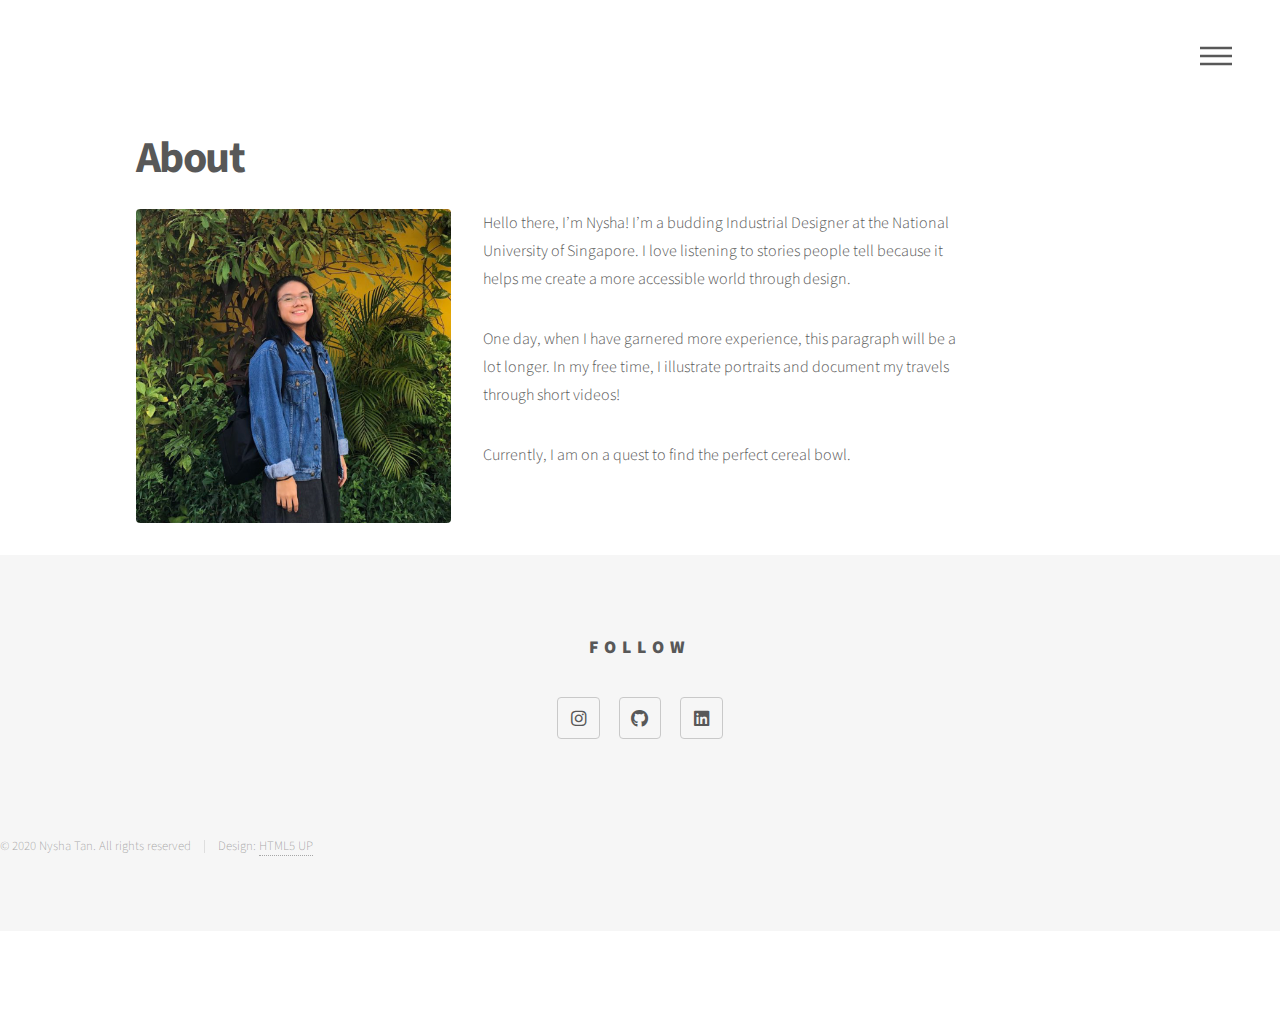
<file: about.html>
<!DOCTYPE HTML>
<!--
	Phantom by HTML5 UP
	html5up.net | @ajlkn
	Free for personal and commercial use under the CCA 3.0 license (html5up.net/license)
-->
<html>
	<head>
		<title>About</title>
		<meta charset="utf-8" />
		<meta name="viewport" content="width=device-width, initial-scale=1, user-scalable=no" />
		<link rel="stylesheet" href="assets/css/main.css" />
		<noscript><link rel="stylesheet" href="assets/css/noscript.css" /></noscript>
	</head>
	<body class="is-preload">
		<!-- Wrapper -->
			<div id="wrapper">

				<!-- Header -->
					<header id="header">
						<div class="inner">

							<!-- Logo 
								<a href="index.html" class="logo">
									<span class="symbol"><img src="images/logo.svg" alt="" /></span><span class="title">Phantom</span>-->
								</a>

							<!-- Nav -->
								<nav>
									<ul>
										<li><a href="#menu">Menu</a></li>
									</ul>
								</nav>

						</div>
					</header>

				<!-- Menu -->
					<nav id="menu">
						<h2>Menu</h2>
						<ul>
							<li><a href="index.html">Home</a></li>
							<li><a href="generic.html">About</a></li>
							<li><a href="generic.html">Human Centered Design</a></li>
							<li><a href="generic.html">3D Software Modelling</a></li>
							<li><a href="generic.html">Rapid Prototyping</a></li>
							<li><a href="elements.html">Branding/Illustration</a></li>
						</ul>
					</nav>

				<!-- Main -->
					<div id="main">
						<div class="inner">
							<h1>About</h1>
							<div class="row aln-left">
							<div class="col-4"><span class="image fit"><img src= "images/about page placeholder.jpg" alt="" /></span></div>
							<div class="col-6"><p>Hello there, I’m Nysha! I’m a budding Industrial Designer at the National University of Singapore. I love listening to stories people tell because it helps me create a more accessible world through design.</p>
								 <p>One day, when I have garnered more experience, this paragraph will be a lot longer. In my free time, I illustrate portraits and document my travels through short videos!</p>
								<p>Currently, I am on a quest to find the perfect cereal bowl. </p>
							</div>
							
						</div>
					</div>

				<!-- Footer -->
					<footer id="footer">
						
						<center><div class="inner">
								<section>
									<h2>Follow</h2>
									<ul class="icons">
										
										<li><a href="https://www.instagram.com/cloudsalad/" class="icon brands style2 fa-instagram"><span class="label">Instagram</span></a></li>
										<li><a href="https://github.com/nyshaaa" class="icon brands style2 fa-github"><span class="label">GitHub</span></a></li>
										<li><a href="https://www.linkedin.com/in/nysha-tan-5b4a19191/" class="icon brands style2 fa-linkedin"><span class="label">LinkedIn</span></a></li>
				
									</ul>
								</section>
								
							</div></center>

							<div class="inner">
								<ul class="copyright">
								<li>&copy; 2020 Nysha Tan. All rights reserved</li><li>Design: <a href="http://html5up.net">HTML5 UP</a></li>
								</ul>
							</div>
						</footer>

			</div>

		<!-- Scripts -->
			<script src="assets/js/jquery.min.js"></script>
			<script src="assets/js/browser.min.js"></script>
			<script src="assets/js/breakpoints.min.js"></script>
			<script src="assets/js/util.js"></script>
			<script src="assets/js/main.js"></script>

	</body>
</html>
</file>
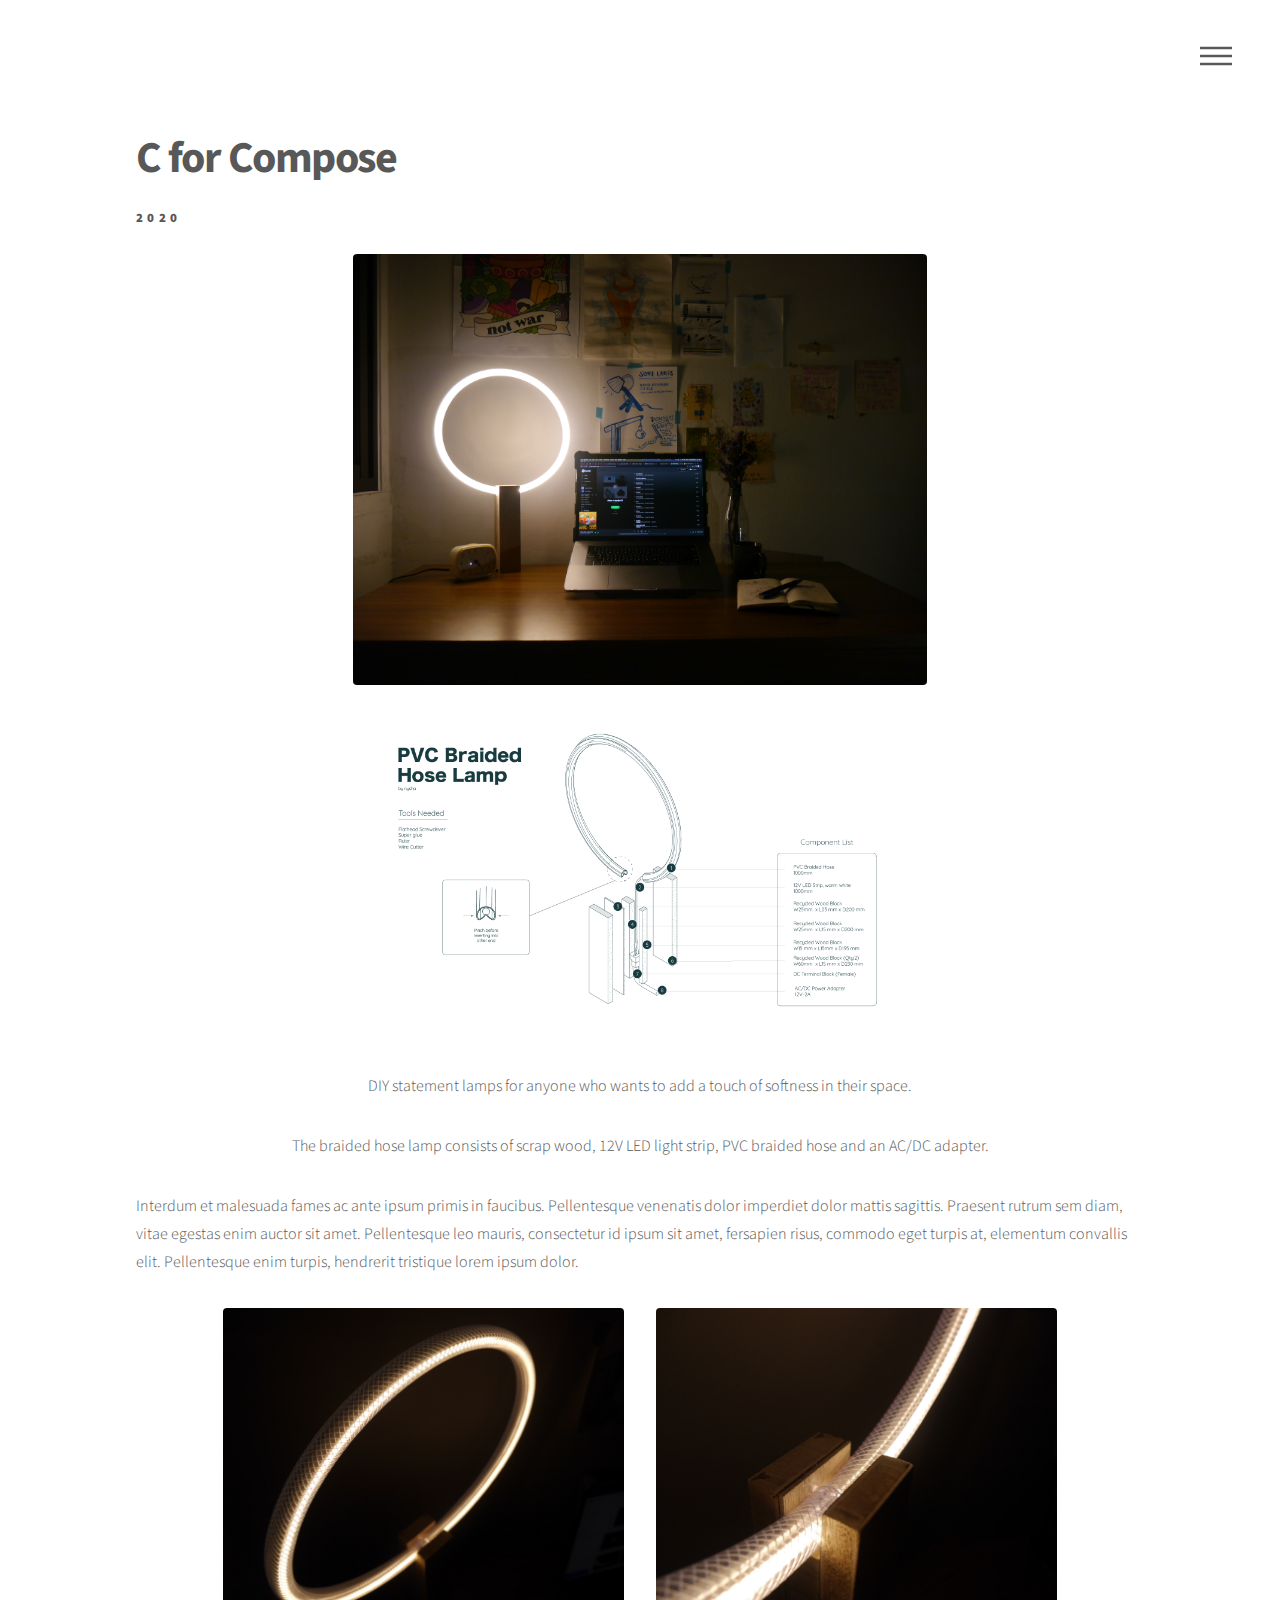
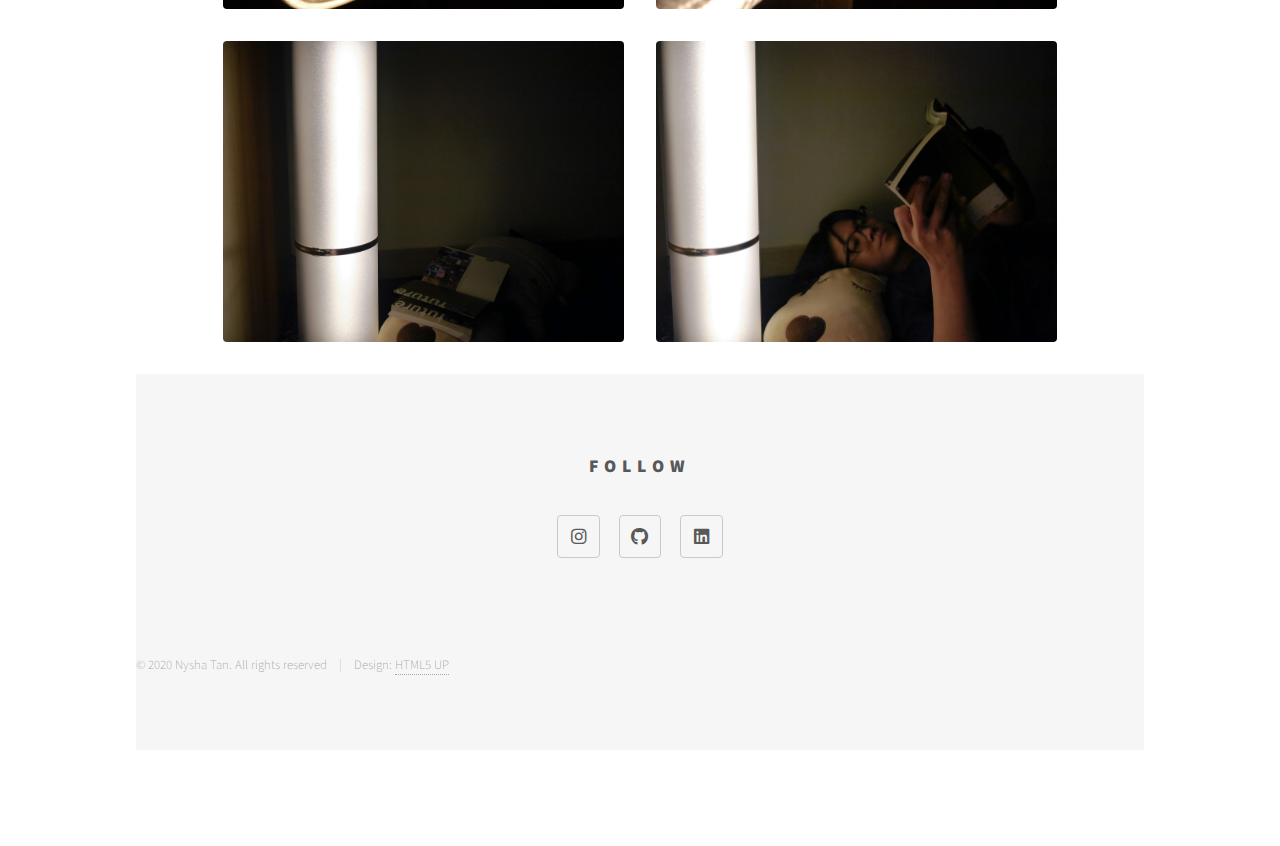
<file: cforcompose.html>
<!DOCTYPE HTML>
<!--
	Phantom by HTML5 UP
	html5up.net | @ajlkn
	Free for personal and commercial use under the CCA 3.0 license (html5up.net/license)
-->
<html>
	<head>
		<title>C for Compose - 2020</title>
		<meta charset="utf-8" />
		<meta name="viewport" content="width=device-width, initial-scale=1, user-scalable=no" />
		<link rel="stylesheet" href="assets/css/main.css" />
		<noscript><link rel="stylesheet" href="assets/css/noscript.css" /></noscript>
	</head>
	<body class="is-preload">
		<!-- Wrapper -->
			<div id="wrapper">

				<!-- Header -->
					<header id="header">
						<div class="inner">

							<!-- Logo 
								<a href="index.html" class="logo">
									<span class="symbol"><img src="images/logo.svg" alt="" /></span><span class="title">Phantom</span>
								</a> -->

							<!-- Nav -->
								<nav>
									<ul>
										<li><a href="#menu">Menu</a></li>
									</ul>
								</nav>

						</div>
					</header>

				<!-- Menu -->
					<nav id="menu">
						<h2>Menu</h2>
						<ul>
							<li><a href="index.html">Home</a></li>
							<li><a href="generic.html">Ipsum veroeros</a></li>
							<li><a href="generic.html">Tempus etiam</a></li>
							<li><a href="generic.html">Consequat dolor</a></li>
							<li><a href="elements.html">Elements</a></li>
						</ul>
					</nav>

				<!-- Main -->
					<div id="main">
						<div class="inner">
							<h1>C for Compose</h1>
							<h4>2020</h4>
								<div class="row aln-center">
			
									<div class="col-7"><span class="image fit"><img src= "images/Braided Lamp_Solo on Table.JPG" alt="" /></span></div>
									<div class="col-7"><span class="image fit"><img src= "images/newHANS_CforCompose_Braided Hose Lamp.png" alt="" /></span></div>
									<p>DIY statement lamps for anyone who wants to add a touch of softness in their space.</p>
									<p>The braided hose lamp consists of scrap wood, 12V LED light strip, PVC braided hose and an AC/DC adapter. </p>
									<p>Interdum et malesuada fames ac ante ipsum primis in faucibus. Pellentesque venenatis dolor imperdiet dolor mattis sagittis. Praesent rutrum sem diam, vitae egestas enim auctor sit amet. Pellentesque leo mauris, consectetur id ipsum sit amet, fersapien risus, commodo eget turpis at, elementum convallis elit. Pellentesque enim turpis, hendrerit tristique lorem ipsum dolor.</p>
							
								<div class="row aln-center">
			
								<div class="col-5"><span class="image fit"><img src= "images/Braided Lamp_hero shot.JPG" alt="" /></span></div>
								<div class="col-5"><span class="image fit"><img src= "images/Braided Lamp_close up.JPG" alt="" /></span></div>
								
								<div class="col-5"><span class="image fit"><img src= "images/sheet_lamp_with book.jpg" alt="" /></span></div>
								<div class="col-5"><span class="image fit"><img src= "images/sheet lamp in use 2.jpg" alt="" /></span></div>
						
						
						</div>
					</div>

				<!-- Footer -->
				<footer id="footer">
						
					<center><div class="inner">
							<section>
								<h2>Follow</h2>
								<ul class="icons">
									
									<li><a href="https://www.instagram.com/cloudsalad/" class="icon brands style2 fa-instagram"><span class="label">Instagram</span></a></li>
									<li><a href="https://github.com/nyshaaa" class="icon brands style2 fa-github"><span class="label">GitHub</span></a></li>
									<li><a href="https://www.linkedin.com/in/nysha-tan-5b4a19191/" class="icon brands style2 fa-linkedin"><span class="label">LinkedIn</span></a></li>
			
								</ul>
							</section>
							
						</div></center>

						<div class="inner">
							<ul class="copyright">
							<li>&copy; 2020 Nysha Tan. All rights reserved</li><li>Design: <a href="http://html5up.net">HTML5 UP</a></li>
							</ul>
						</div>
					</footer>

			</div>

		<!-- Scripts -->
			<script src="assets/js/jquery.min.js"></script>
			<script src="assets/js/browser.min.js"></script>
			<script src="assets/js/breakpoints.min.js"></script>
			<script src="assets/js/util.js"></script>
			<script src="assets/js/main.js"></script>

	</body>
</html>
</file>
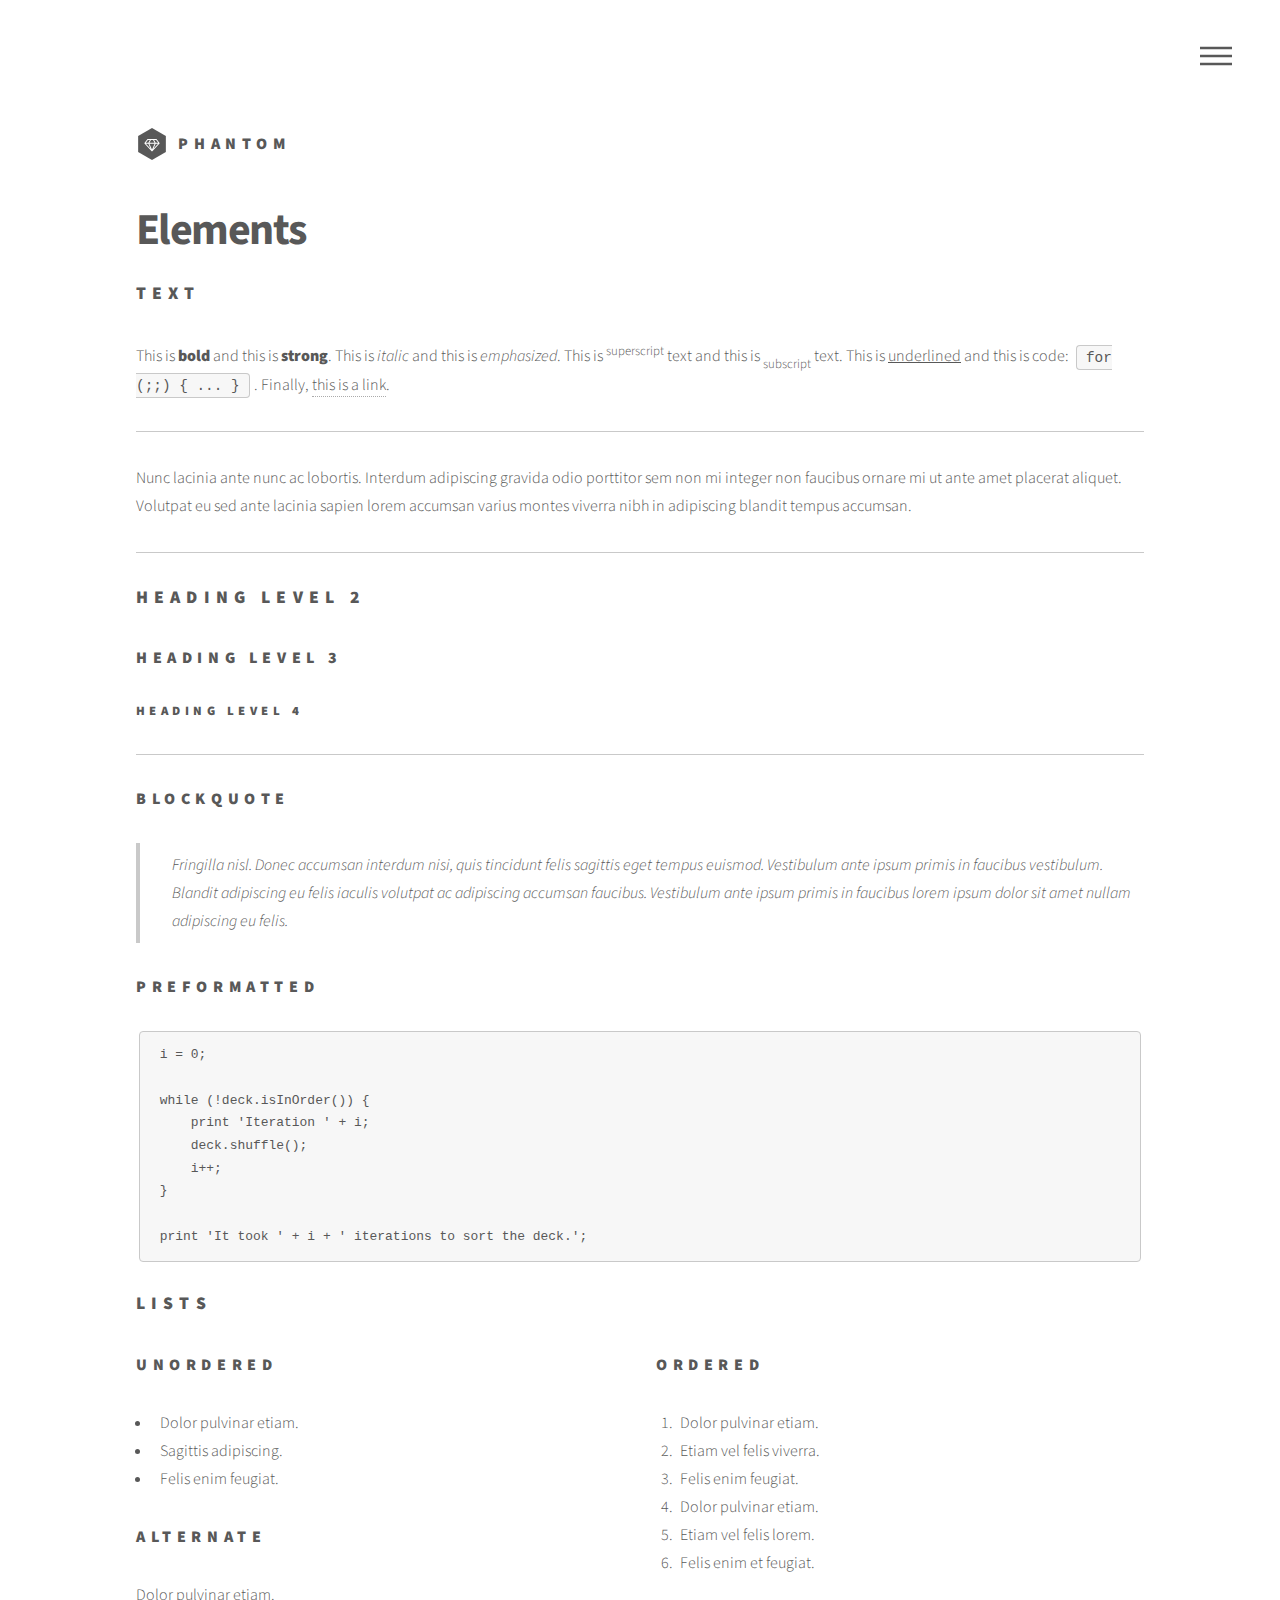
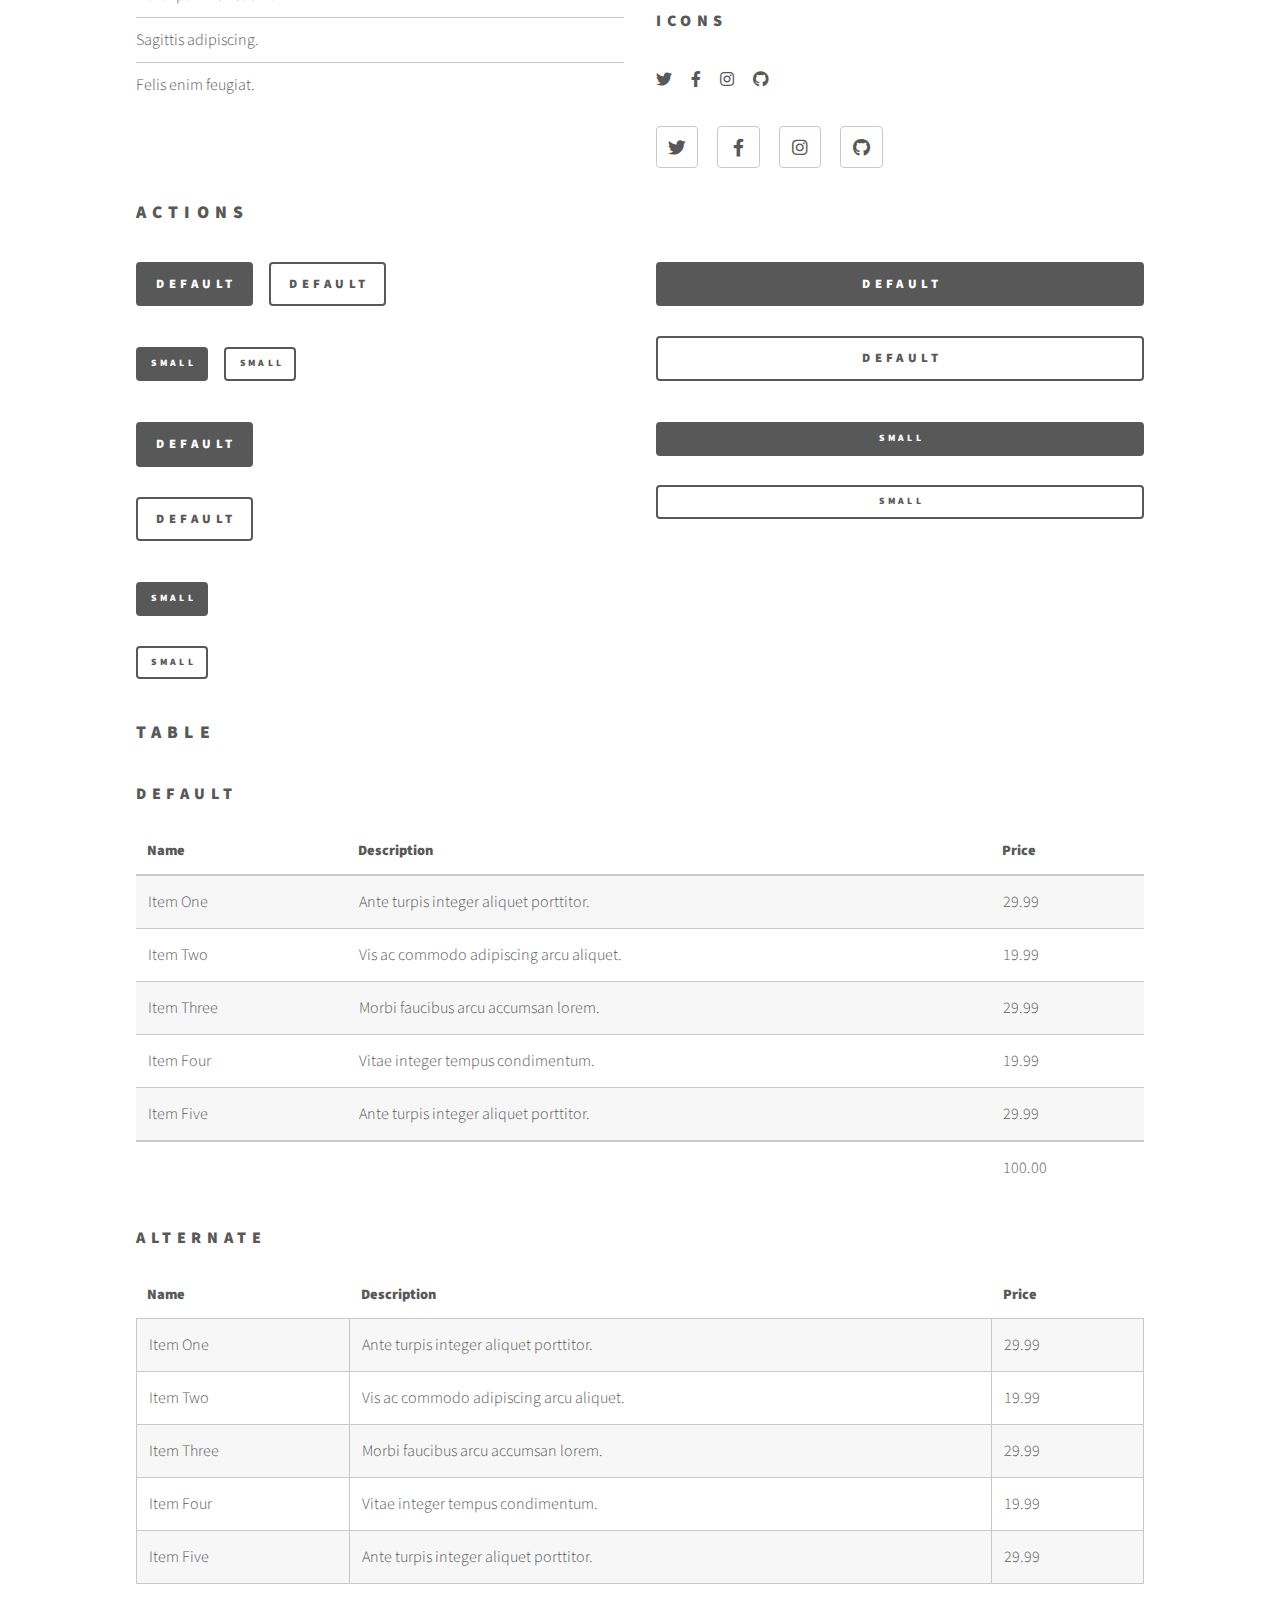
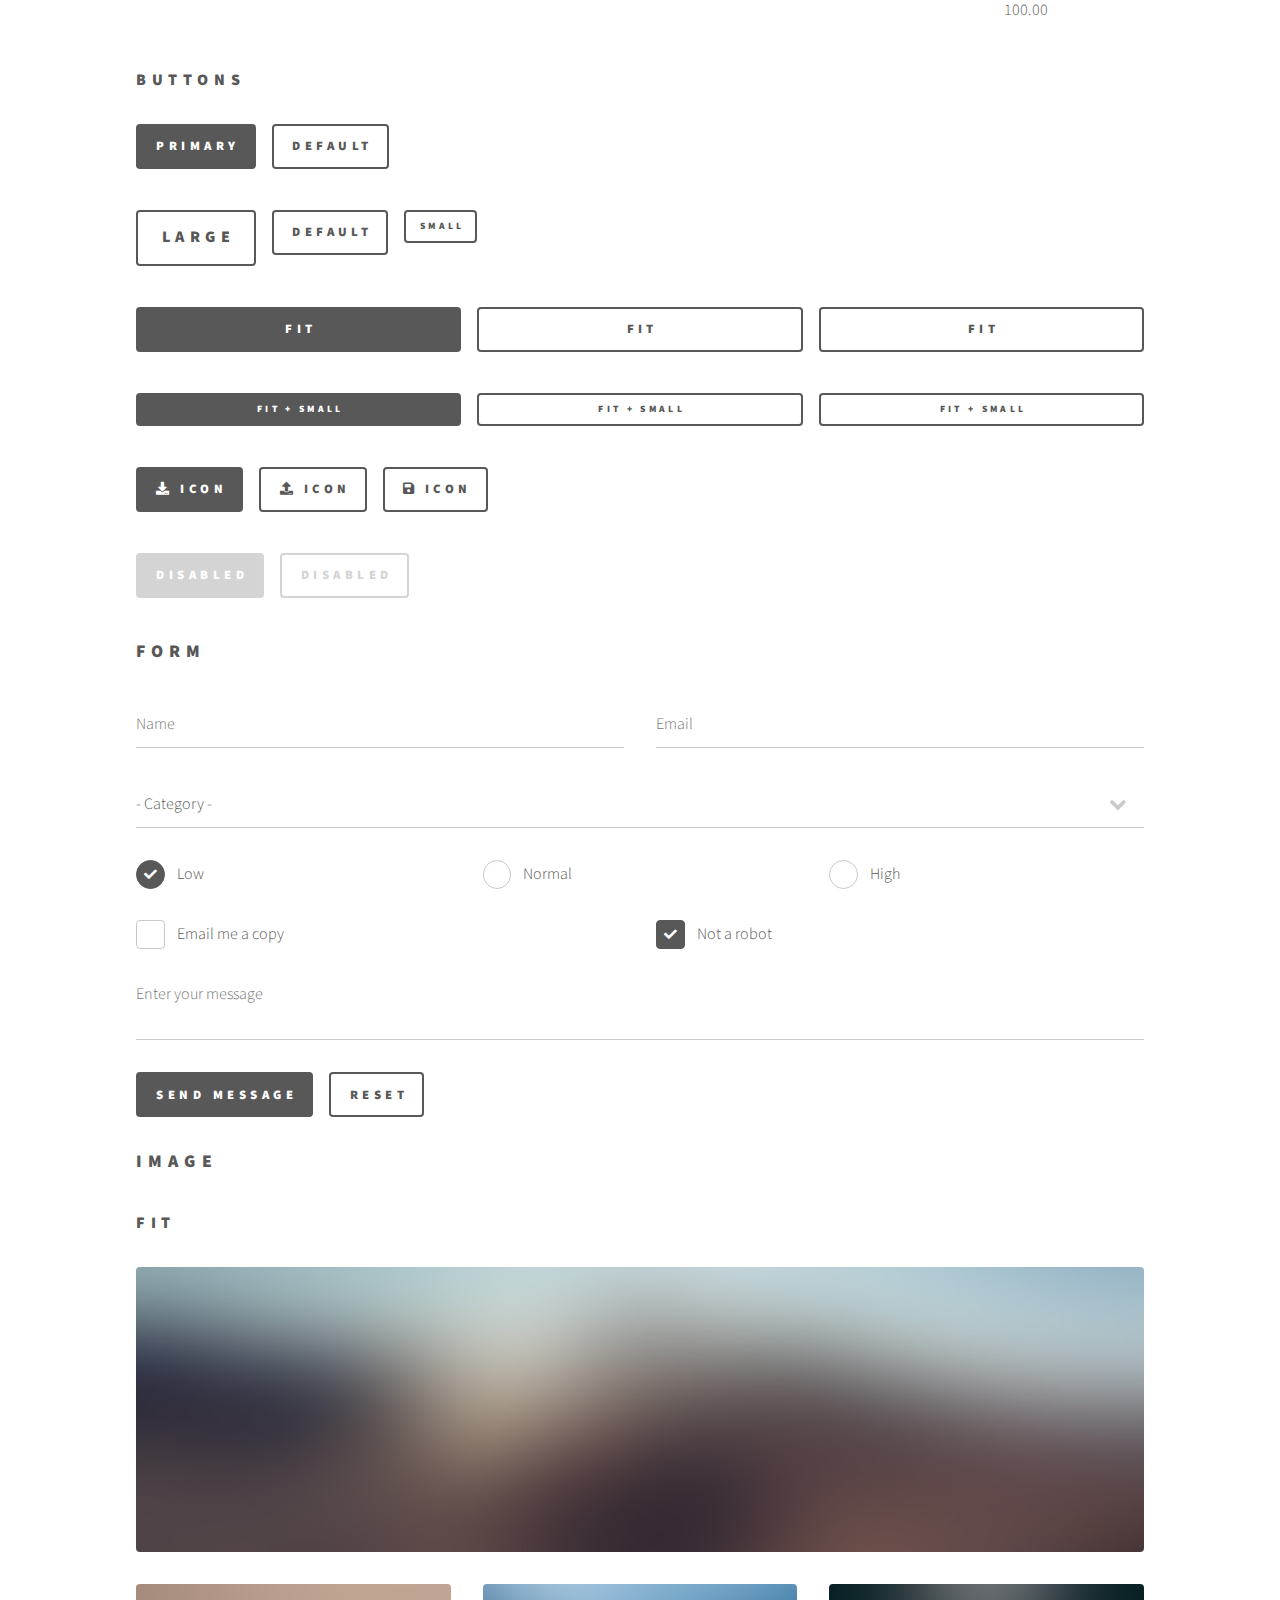
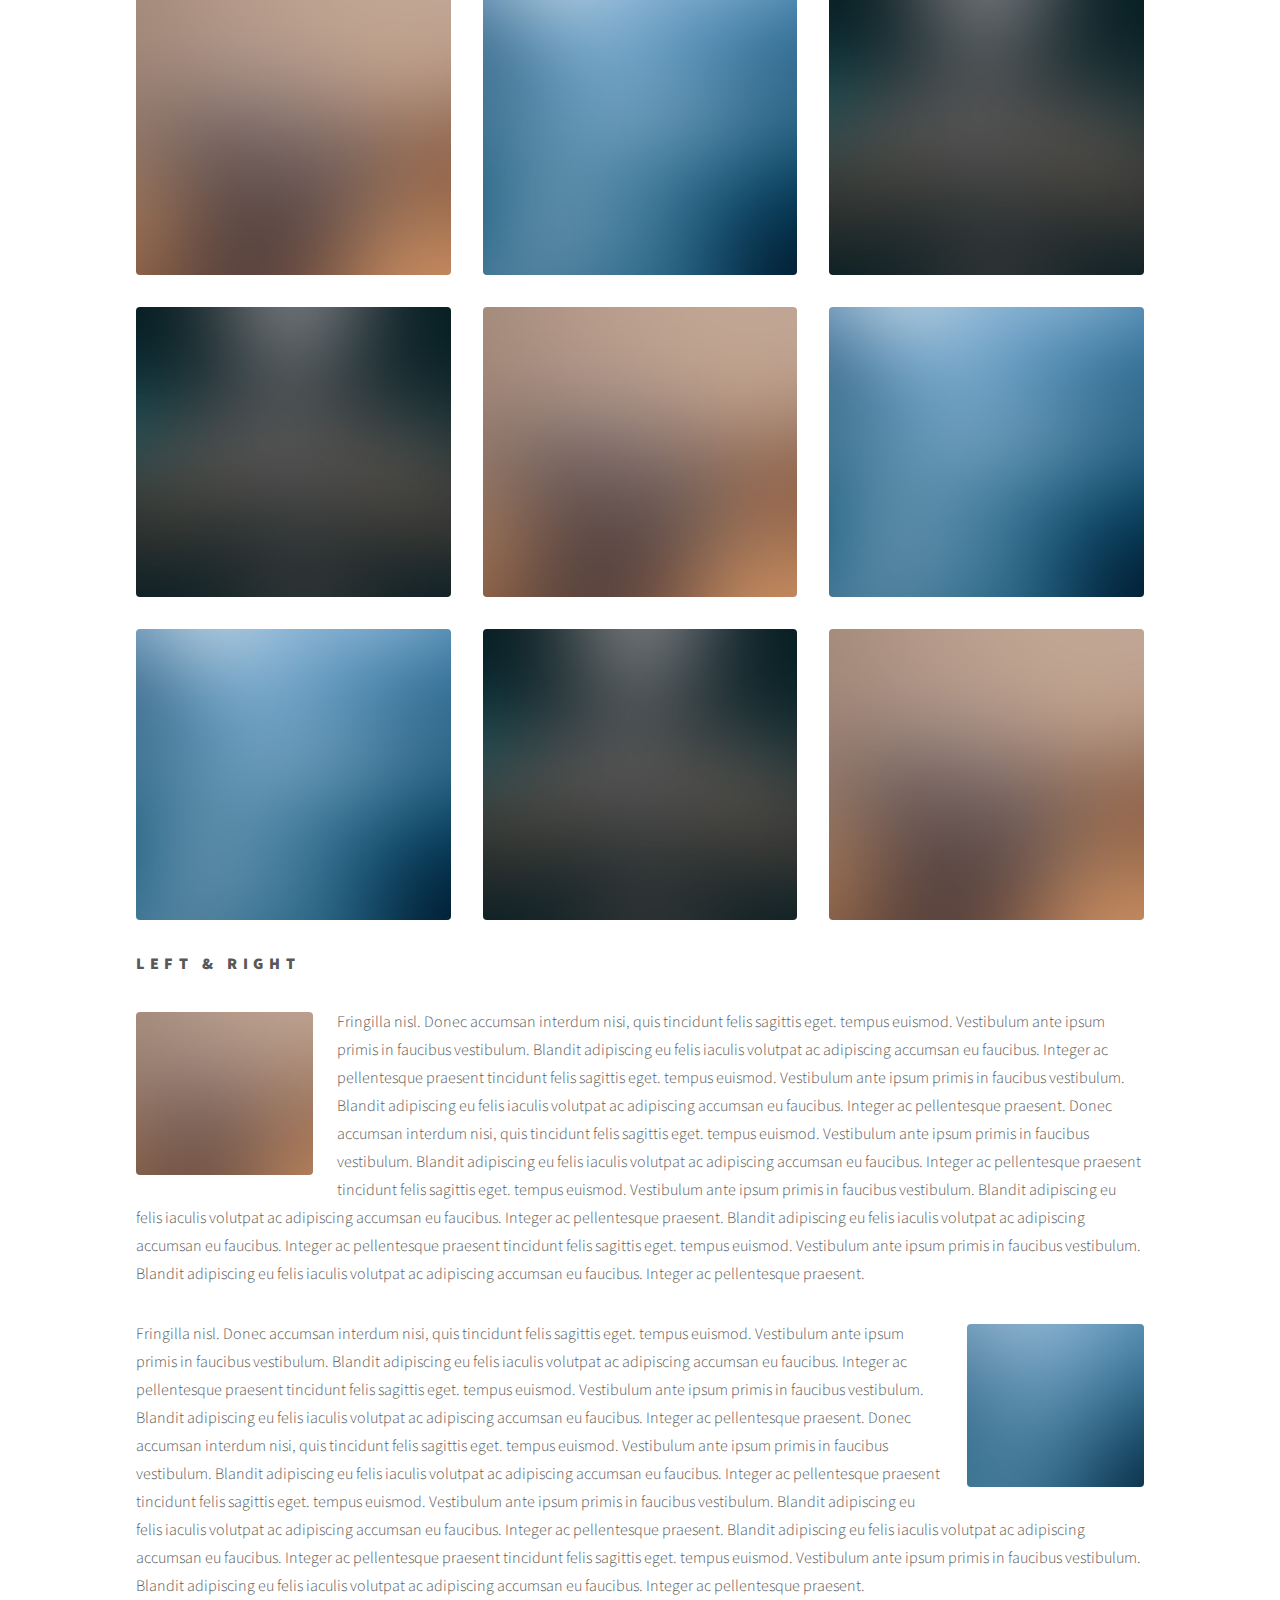
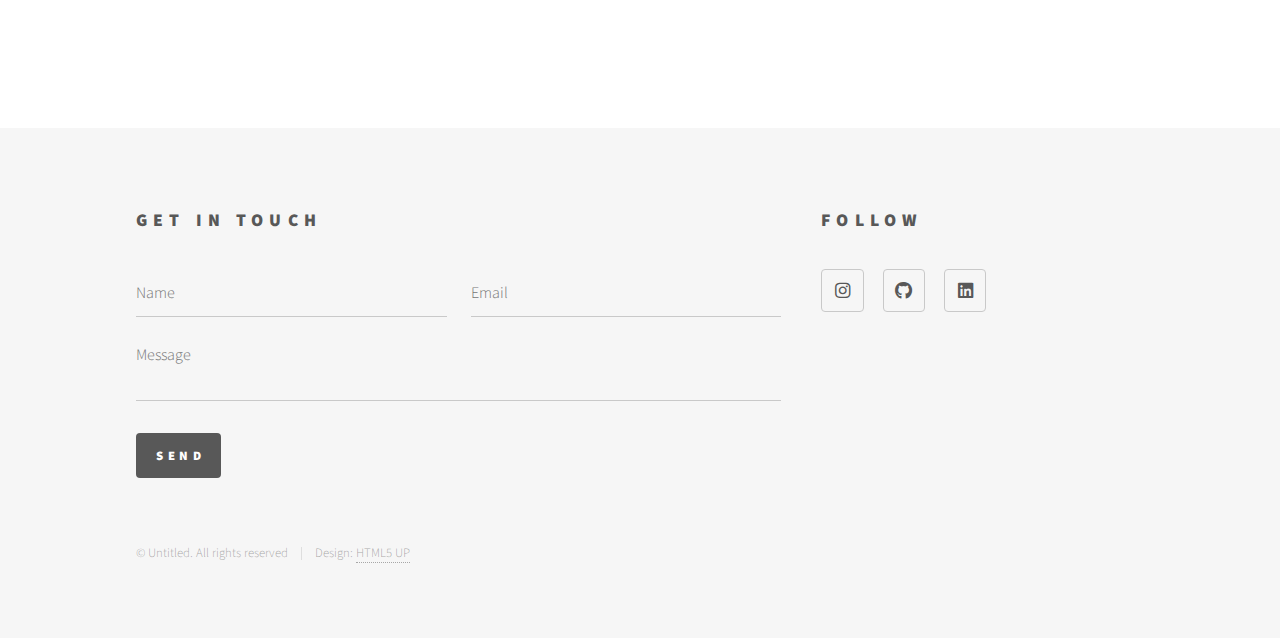
<file: elements.html>
<!DOCTYPE HTML>
<!--
	Phantom by HTML5 UP
	html5up.net | @ajlkn
	Free for personal and commercial use under the CCA 3.0 license (html5up.net/license)
-->
<html>
	<head>
		<title>Elements - Phantom by HTML5 UP</title>
		<meta charset="utf-8" />
		<meta name="viewport" content="width=device-width, initial-scale=1, user-scalable=no" />
		<link rel="stylesheet" href="assets/css/main.css" />
		<noscript><link rel="stylesheet" href="assets/css/noscript.css" /></noscript>
	</head>
	<body class="is-preload">
		<!-- Wrapper -->
			<div id="wrapper">

				<!-- Header -->
					<header id="header">
						<div class="inner">

							<!-- Logo -->
								<a href="index.html" class="logo">
									<span class="symbol"><img src="images/logo.svg" alt="" /></span><span class="title">Phantom</span>
								</a>

							<!-- Nav -->
								<nav>
									<ul>
										<li><a href="#menu">Menu</a></li>
									</ul>
								</nav>

						</div>
					</header>

				<!-- Menu -->
					<nav id="menu">
						<h2>Menu</h2>
						<ul>
							<li><a href="index.html">Home</a></li>
							<li><a href="generic.html">Ipsum veroeros</a></li>
							<li><a href="generic.html">Tempus etiam</a></li>
							<li><a href="generic.html">Consequat dolor</a></li>
							<li><a href="elements.html">Elements</a></li>
						</ul>
					</nav>

				<!-- Main -->
					<div id="main">
						<div class="inner">
							<h1>Elements</h1>

							<!-- Text -->
								<section>
									<h2>Text</h2>
									<p>This is <b>bold</b> and this is <strong>strong</strong>. This is <i>italic</i> and this is <em>emphasized</em>.
									This is <sup>superscript</sup> text and this is <sub>subscript</sub> text.
									This is <u>underlined</u> and this is code: <code>for (;;) { ... }</code>. Finally, <a href="#">this is a link</a>.</p>
									<hr />
									<p>Nunc lacinia ante nunc ac lobortis. Interdum adipiscing gravida odio porttitor sem non mi integer non faucibus ornare mi ut ante amet placerat aliquet. Volutpat eu sed ante lacinia sapien lorem accumsan varius montes viverra nibh in adipiscing blandit tempus accumsan.</p>
									<hr />
									<h2>Heading Level 2</h2>
									<h3>Heading Level 3</h3>
									<h4>Heading Level 4</h4>
									<hr />
									<h3>Blockquote</h3>
									<blockquote>Fringilla nisl. Donec accumsan interdum nisi, quis tincidunt felis sagittis eget tempus euismod. Vestibulum ante ipsum primis in faucibus vestibulum. Blandit adipiscing eu felis iaculis volutpat ac adipiscing accumsan faucibus. Vestibulum ante ipsum primis in faucibus lorem ipsum dolor sit amet nullam adipiscing eu felis.</blockquote>
									<h3>Preformatted</h3>
									<pre><code>i = 0;

while (!deck.isInOrder()) {
    print 'Iteration ' + i;
    deck.shuffle();
    i++;
}

print 'It took ' + i + ' iterations to sort the deck.';</code></pre>
								</section>

							<!-- Lists -->
								<section>
									<h2>Lists</h2>
									<div class="row">
										<div class="col-6 col-12-medium">
											<h3>Unordered</h3>
											<ul>
												<li>Dolor pulvinar etiam.</li>
												<li>Sagittis adipiscing.</li>
												<li>Felis enim feugiat.</li>
											</ul>
											<h3>Alternate</h3>
											<ul class="alt">
												<li>Dolor pulvinar etiam.</li>
												<li>Sagittis adipiscing.</li>
												<li>Felis enim feugiat.</li>
											</ul>
										</div>
										<div class="col-6 col-12-medium">
											<h3>Ordered</h3>
											<ol>
												<li>Dolor pulvinar etiam.</li>
												<li>Etiam vel felis viverra.</li>
												<li>Felis enim feugiat.</li>
												<li>Dolor pulvinar etiam.</li>
												<li>Etiam vel felis lorem.</li>
												<li>Felis enim et feugiat.</li>
											</ol>
											<h3>Icons</h3>
											<ul class="icons">
												<li><a href="#" class="icon brands style1 fa-twitter"><span class="label">Twitter</span></a></li>
												<li><a href="#" class="icon brands style1 fa-facebook-f"><span class="label">Facebook</span></a></li>
												<li><a href="#" class="icon brands style1 fa-instagram"><span class="label">Instagram</span></a></li>
												<li><a href="#" class="icon brands style1 fa-github"><span class="label">Github</span></a></li>
											</ul>
											<ul class="icons">
												<li><a href="#" class="icon brands style2 fa-twitter"><span class="label">Twitter</span></a></li>
												<li><a href="#" class="icon brands style2 fa-facebook-f"><span class="label">Facebook</span></a></li>
												<li><a href="#" class="icon brands style2 fa-instagram"><span class="label">Instagram</span></a></li>
												<li><a href="#" class="icon brands style2 fa-github"><span class="label">Github</span></a></li>
												
											</ul>
										</div>
									</div>
									<h2>Actions</h2>
									<div class="row">
										<div class="col-6 col-12-medium">
											<ul class="actions">
												<li><a href="#" class="button primary">Default</a></li>
												<li><a href="#" class="button">Default</a></li>
											</ul>
											<ul class="actions small">
												<li><a href="#" class="button primary small">Small</a></li>
												<li><a href="#" class="button small">Small</a></li>
											</ul>
											<ul class="actions stacked">
												<li><a href="#" class="button primary">Default</a></li>
												<li><a href="#" class="button">Default</a></li>
											</ul>
											<ul class="actions stacked">
												<li><a href="#" class="button primary small">Small</a></li>
												<li><a href="#" class="button small">Small</a></li>
											</ul>
										</div>
										<div class="col-6 col-12-medium">
											<ul class="actions stacked">
												<li><a href="#" class="button primary fit">Default</a></li>
												<li><a href="#" class="button fit">Default</a></li>
											</ul>
											<ul class="actions stacked">
												<li><a href="#" class="button primary small fit">Small</a></li>
												<li><a href="#" class="button small fit">Small</a></li>
											</ul>
										</div>
									</div>
								</section>

							<!-- Table -->
								<section>
									<h2>Table</h2>
									<h3>Default</h3>
									<div class="table-wrapper">
										<table>
											<thead>
												<tr>
													<th>Name</th>
													<th>Description</th>
													<th>Price</th>
												</tr>
											</thead>
											<tbody>
												<tr>
													<td>Item One</td>
													<td>Ante turpis integer aliquet porttitor.</td>
													<td>29.99</td>
												</tr>
												<tr>
													<td>Item Two</td>
													<td>Vis ac commodo adipiscing arcu aliquet.</td>
													<td>19.99</td>
												</tr>
												<tr>
													<td>Item Three</td>
													<td> Morbi faucibus arcu accumsan lorem.</td>
													<td>29.99</td>
												</tr>
												<tr>
													<td>Item Four</td>
													<td>Vitae integer tempus condimentum.</td>
													<td>19.99</td>
												</tr>
												<tr>
													<td>Item Five</td>
													<td>Ante turpis integer aliquet porttitor.</td>
													<td>29.99</td>
												</tr>
											</tbody>
											<tfoot>
												<tr>
													<td colspan="2"></td>
													<td>100.00</td>
												</tr>
											</tfoot>
										</table>
									</div>

									<h3>Alternate</h3>
									<div class="table-wrapper">
										<table class="alt">
											<thead>
												<tr>
													<th>Name</th>
													<th>Description</th>
													<th>Price</th>
												</tr>
											</thead>
											<tbody>
												<tr>
													<td>Item One</td>
													<td>Ante turpis integer aliquet porttitor.</td>
													<td>29.99</td>
												</tr>
												<tr>
													<td>Item Two</td>
													<td>Vis ac commodo adipiscing arcu aliquet.</td>
													<td>19.99</td>
												</tr>
												<tr>
													<td>Item Three</td>
													<td> Morbi faucibus arcu accumsan lorem.</td>
													<td>29.99</td>
												</tr>
												<tr>
													<td>Item Four</td>
													<td>Vitae integer tempus condimentum.</td>
													<td>19.99</td>
												</tr>
												<tr>
													<td>Item Five</td>
													<td>Ante turpis integer aliquet porttitor.</td>
													<td>29.99</td>
												</tr>
											</tbody>
											<tfoot>
												<tr>
													<td colspan="2"></td>
													<td>100.00</td>
												</tr>
											</tfoot>
										</table>
									</div>
								</section>

							<!-- Buttons -->
								<section>
									<h3>Buttons</h3>
									<ul class="actions">
										<li><a href="#" class="button primary">Primary</a></li>
										<li><a href="#" class="button">Default</a></li>
									</ul>
									<ul class="actions">
										<li><a href="#" class="button large">Large</a></li>
										<li><a href="#" class="button">Default</a></li>
										<li><a href="#" class="button small">Small</a></li>
									</ul>
									<ul class="actions fit">
										<li><a href="#" class="button primary fit">Fit</a></li>
										<li><a href="#" class="button fit">Fit</a></li>
										<li><a href="#" class="button fit">Fit</a></li>
									</ul>
									<ul class="actions fit small">
										<li><a href="#" class="button primary fit small">Fit + Small</a></li>
										<li><a href="#" class="button fit small">Fit + Small</a></li>
										<li><a href="#" class="button fit small">Fit + Small</a></li>
									</ul>
									<ul class="actions">
										<li><a href="#" class="button primary icon solid fa-download">Icon</a></li>
										<li><a href="#" class="button icon solid fa-upload">Icon</a></li>
										<li><a href="#" class="button icon solid fa-save">Icon</a></li>
									</ul>
									<ul class="actions">
										<li><span class="button primary disabled">Disabled</span></li>
										<li><span class="button disabled">Disabled</span></li>
									</ul>
								</section>

							<!-- Form -->
								<section>
									<h2>Form</h2>
									<form method="post" action="#">
										<div class="row gtr-uniform">
											<div class="col-6 col-12-xsmall">
												<input type="text" name="demo-name" id="demo-name" value="" placeholder="Name" />
											</div>
											<div class="col-6 col-12-xsmall">
												<input type="email" name="demo-email" id="demo-email" value="" placeholder="Email" />
											</div>
											<div class="col-12">
												<select name="demo-category" id="demo-category">
													<option value="">- Category -</option>
													<option value="1">Manufacturing</option>
													<option value="1">Shipping</option>
													<option value="1">Administration</option>
													<option value="1">Human Resources</option>
												</select>
											</div>
											<div class="col-4 col-12-small">
												<input type="radio" id="demo-priority-low" name="demo-priority" checked>
												<label for="demo-priority-low">Low</label>
											</div>
											<div class="col-4 col-12-small">
												<input type="radio" id="demo-priority-normal" name="demo-priority">
												<label for="demo-priority-normal">Normal</label>
											</div>
											<div class="col-4 col-12-small">
												<input type="radio" id="demo-priority-high" name="demo-priority">
												<label for="demo-priority-high">High</label>
											</div>
											<div class="col-6 col-12-small">
												<input type="checkbox" id="demo-copy" name="demo-copy">
												<label for="demo-copy">Email me a copy</label>
											</div>
											<div class="col-6 col-12-small">
												<input type="checkbox" id="demo-human" name="demo-human" checked>
												<label for="demo-human">Not a robot</label>
											</div>
											<div class="col-12">
												<textarea name="demo-message" id="demo-message" placeholder="Enter your message" rows="6"></textarea>
											</div>
											<div class="col-12">
												<ul class="actions">
													<li><input type="submit" value="Send Message" class="primary" /></li>
													<li><input type="reset" value="Reset" /></li>
												</ul>
											</div>
										</div>
									</form>
								</section>

							<!-- Image -->
								<section>
									<h2>Image</h2>
									<h3>Fit</h3>
									<div class="box alt">
										<div class="row gtr-uniform">
											<div class="col-12"><span class="image fit"><img src="images/pic13.jpg" alt="" /></span></div>
											<div class="col-4"><span class="image fit"><img src="images/pic01.jpg" alt="" /></span></div>
											<div class="col-4"><span class="image fit"><img src="images/pic02.jpg" alt="" /></span></div>
											<div class="col-4"><span class="image fit"><img src="images/pic03.jpg" alt="" /></span></div>
											<div class="col-4"><span class="image fit"><img src="images/pic03.jpg" alt="" /></span></div>
											<div class="col-4"><span class="image fit"><img src="images/pic01.jpg" alt="" /></span></div>
											<div class="col-4"><span class="image fit"><img src="images/pic02.jpg" alt="" /></span></div>
											<div class="col-4"><span class="image fit"><img src="images/pic02.jpg" alt="" /></span></div>
											<div class="col-4"><span class="image fit"><img src="images/pic03.jpg" alt="" /></span></div>
											<div class="col-4"><span class="image fit"><img src="images/pic01.jpg" alt="" /></span></div>
										</div>
									</div>
									<h3>Left &amp; Right</h3>
									<p><span class="image left"><img src="images/pic14.jpg" alt="" /></span>Fringilla nisl. Donec accumsan interdum nisi, quis tincidunt felis sagittis eget. tempus euismod. Vestibulum ante ipsum primis in faucibus vestibulum. Blandit adipiscing eu felis iaculis volutpat ac adipiscing accumsan eu faucibus. Integer ac pellentesque praesent tincidunt felis sagittis eget. tempus euismod. Vestibulum ante ipsum primis in faucibus vestibulum. Blandit adipiscing eu felis iaculis volutpat ac adipiscing accumsan eu faucibus. Integer ac pellentesque praesent. Donec accumsan interdum nisi, quis tincidunt felis sagittis eget. tempus euismod. Vestibulum ante ipsum primis in faucibus vestibulum. Blandit adipiscing eu felis iaculis volutpat ac adipiscing accumsan eu faucibus. Integer ac pellentesque praesent tincidunt felis sagittis eget. tempus euismod. Vestibulum ante ipsum primis in faucibus vestibulum. Blandit adipiscing eu felis iaculis volutpat ac adipiscing accumsan eu faucibus. Integer ac pellentesque praesent. Blandit adipiscing eu felis iaculis volutpat ac adipiscing accumsan eu faucibus. Integer ac pellentesque praesent tincidunt felis sagittis eget. tempus euismod. Vestibulum ante ipsum primis in faucibus vestibulum. Blandit adipiscing eu felis iaculis volutpat ac adipiscing accumsan eu faucibus. Integer ac pellentesque praesent.</p>
									<p><span class="image right"><img src="images/pic15.jpg" alt="" /></span>Fringilla nisl. Donec accumsan interdum nisi, quis tincidunt felis sagittis eget. tempus euismod. Vestibulum ante ipsum primis in faucibus vestibulum. Blandit adipiscing eu felis iaculis volutpat ac adipiscing accumsan eu faucibus. Integer ac pellentesque praesent tincidunt felis sagittis eget. tempus euismod. Vestibulum ante ipsum primis in faucibus vestibulum. Blandit adipiscing eu felis iaculis volutpat ac adipiscing accumsan eu faucibus. Integer ac pellentesque praesent. Donec accumsan interdum nisi, quis tincidunt felis sagittis eget. tempus euismod. Vestibulum ante ipsum primis in faucibus vestibulum. Blandit adipiscing eu felis iaculis volutpat ac adipiscing accumsan eu faucibus. Integer ac pellentesque praesent tincidunt felis sagittis eget. tempus euismod. Vestibulum ante ipsum primis in faucibus vestibulum. Blandit adipiscing eu felis iaculis volutpat ac adipiscing accumsan eu faucibus. Integer ac pellentesque praesent. Blandit adipiscing eu felis iaculis volutpat ac adipiscing accumsan eu faucibus. Integer ac pellentesque praesent tincidunt felis sagittis eget. tempus euismod. Vestibulum ante ipsum primis in faucibus vestibulum. Blandit adipiscing eu felis iaculis volutpat ac adipiscing accumsan eu faucibus. Integer ac pellentesque praesent.</p>
								</section>

						</div>
					</div>

				<!-- Footer -->
					<footer id="footer">
						<div class="inner">
							<section>
								<h2>Get in touch</h2>
								<form method="post" action="#">
									<div class="fields">
										<div class="field half">
											<input type="text" name="name" id="name" placeholder="Name" />
										</div>
										<div class="field half">
											<input type="email" name="email" id="email" placeholder="Email" />
										</div>
										<div class="field">
											<textarea name="message" id="message" placeholder="Message"></textarea>
										</div>
									</div>
									<ul class="actions">
										<li><input type="submit" value="Send" class="primary" /></li>
									</ul>
								</form>
							</section>
							<section>
								<h2>Follow</h2>
								<ul class="icons">
								
									<li><a href="#" class="icon brands style2 fa-instagram"><span class="label">Instagram</span></a></li>
									<li><a href="#" class="icon brands style2 fa-github"><span class="label">GitHub</span></a></li>
									<li><a href="#" class="icon brands style2 fa-linkedin"><span class="label">LinkedIn</span></a></li>
								</ul>
							</section>
							<ul class="copyright">
								<li>&copy; Untitled. All rights reserved</li><li>Design: <a href="http://html5up.net">HTML5 UP</a></li>
							</ul>
						</div>
					</footer>

			</div>

		<!-- Scripts -->
			<script src="assets/js/jquery.min.js"></script>
			<script src="assets/js/browser.min.js"></script>
			<script src="assets/js/breakpoints.min.js"></script>
			<script src="assets/js/util.js"></script>
			<script src="assets/js/main.js"></script>

	</body>
</html>
</file>
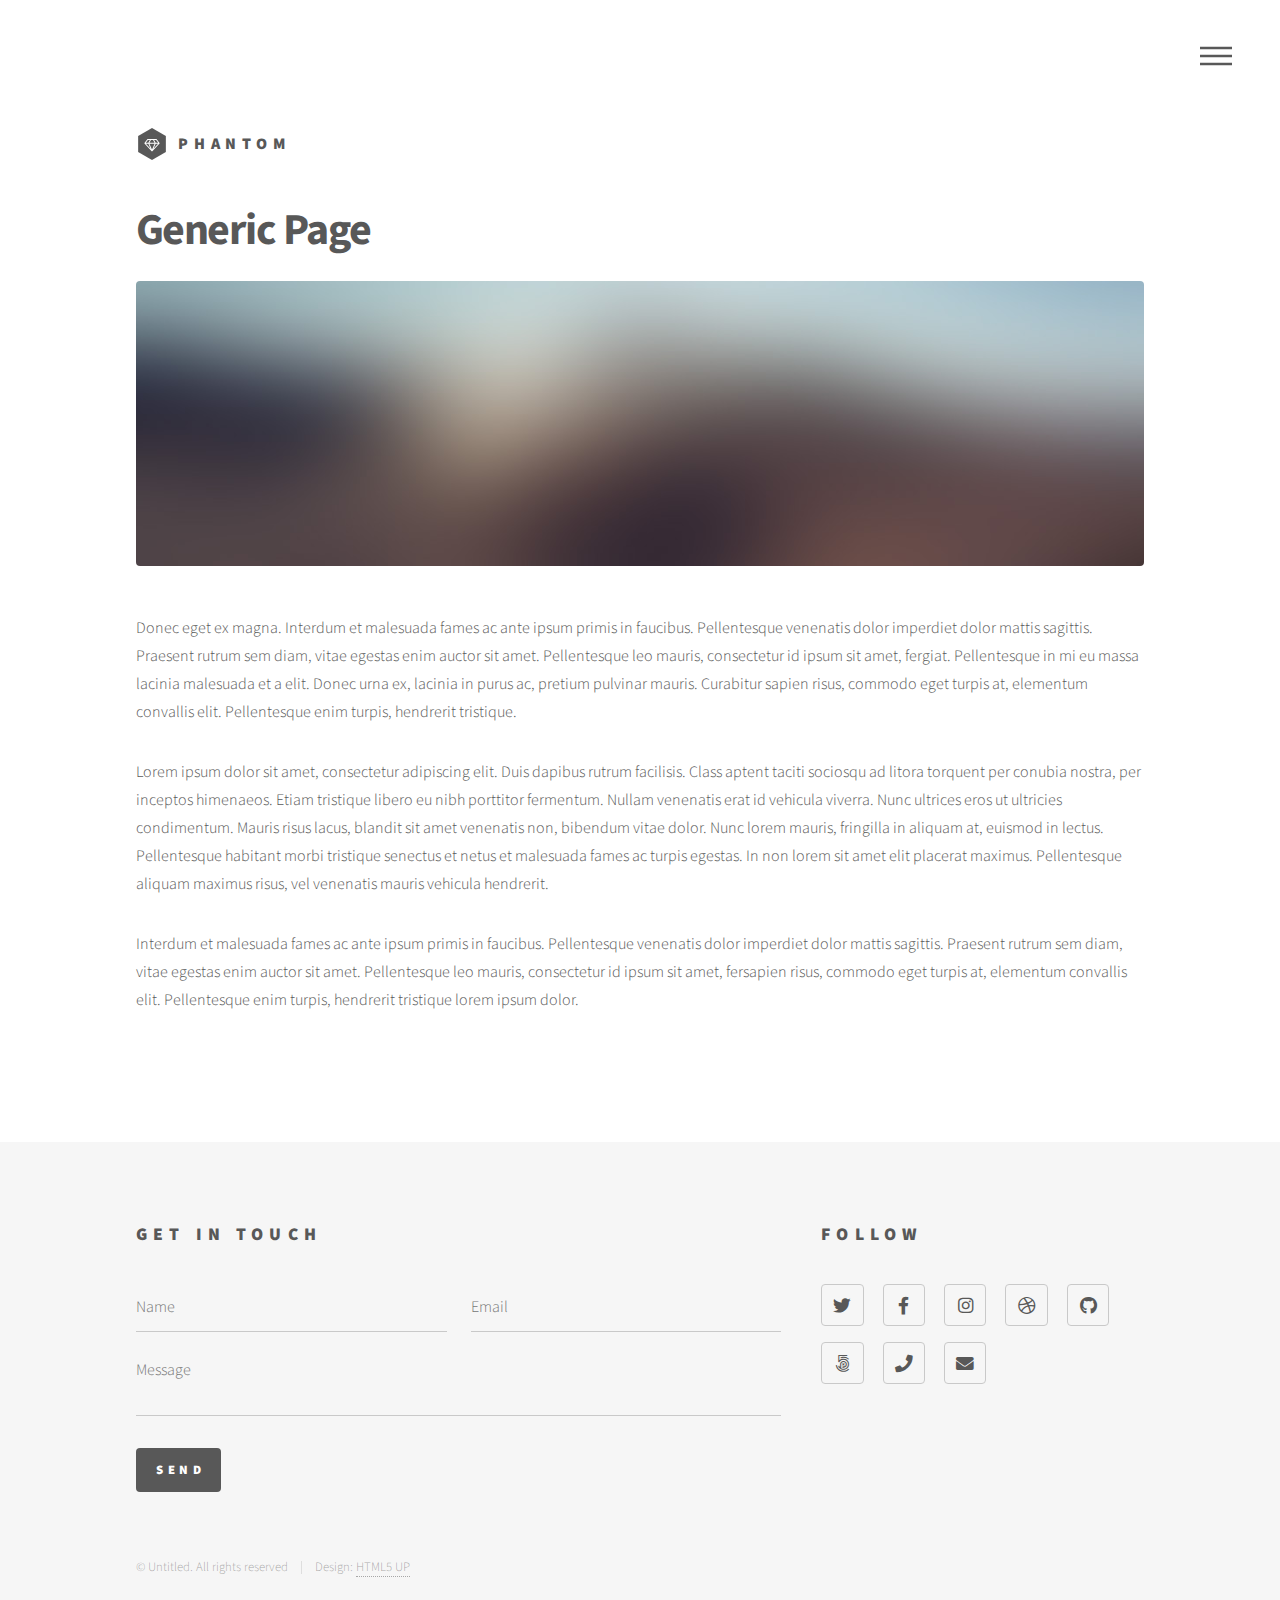
<file: generic.html>
<!DOCTYPE HTML>
<!--
	Phantom by HTML5 UP
	html5up.net | @ajlkn
	Free for personal and commercial use under the CCA 3.0 license (html5up.net/license)
-->
<html>
	<head>
		<title>Generic - Phantom by HTML5 UP</title>
		<meta charset="utf-8" />
		<meta name="viewport" content="width=device-width, initial-scale=1, user-scalable=no" />
		<link rel="stylesheet" href="assets/css/main.css" />
		<noscript><link rel="stylesheet" href="assets/css/noscript.css" /></noscript>
	</head>
	<body class="is-preload">
		<!-- Wrapper -->
			<div id="wrapper">

				<!-- Header -->
					<header id="header">
						<div class="inner">

							<!-- Logo -->
								<a href="index.html" class="logo">
									<span class="symbol"><img src="images/logo.svg" alt="" /></span><span class="title">Phantom</span>
								</a>

							<!-- Nav -->
								<nav>
									<ul>
										<li><a href="#menu">Menu</a></li>
									</ul>
								</nav>

						</div>
					</header>

				<!-- Menu -->
					<nav id="menu">
						<h2>Menu</h2>
						<ul>
							<li><a href="index.html">Home</a></li>
							<li><a href="generic.html">Ipsum veroeros</a></li>
							<li><a href="generic.html">Tempus etiam</a></li>
							<li><a href="generic.html">Consequat dolor</a></li>
							<li><a href="elements.html">Elements</a></li>
						</ul>
					</nav>

				<!-- Main -->
					<div id="main">
						<div class="inner">
							<h1>Generic Page</h1>
							<span class="image main"><img src="images/pic13.jpg" alt="" /></span>
							<p>Donec eget ex magna. Interdum et malesuada fames ac ante ipsum primis in faucibus. Pellentesque venenatis dolor imperdiet dolor mattis sagittis. Praesent rutrum sem diam, vitae egestas enim auctor sit amet. Pellentesque leo mauris, consectetur id ipsum sit amet, fergiat. Pellentesque in mi eu massa lacinia malesuada et a elit. Donec urna ex, lacinia in purus ac, pretium pulvinar mauris. Curabitur sapien risus, commodo eget turpis at, elementum convallis elit. Pellentesque enim turpis, hendrerit tristique.</p>
							<p>Lorem ipsum dolor sit amet, consectetur adipiscing elit. Duis dapibus rutrum facilisis. Class aptent taciti sociosqu ad litora torquent per conubia nostra, per inceptos himenaeos. Etiam tristique libero eu nibh porttitor fermentum. Nullam venenatis erat id vehicula viverra. Nunc ultrices eros ut ultricies condimentum. Mauris risus lacus, blandit sit amet venenatis non, bibendum vitae dolor. Nunc lorem mauris, fringilla in aliquam at, euismod in lectus. Pellentesque habitant morbi tristique senectus et netus et malesuada fames ac turpis egestas. In non lorem sit amet elit placerat maximus. Pellentesque aliquam maximus risus, vel venenatis mauris vehicula hendrerit.</p>
							<p>Interdum et malesuada fames ac ante ipsum primis in faucibus. Pellentesque venenatis dolor imperdiet dolor mattis sagittis. Praesent rutrum sem diam, vitae egestas enim auctor sit amet. Pellentesque leo mauris, consectetur id ipsum sit amet, fersapien risus, commodo eget turpis at, elementum convallis elit. Pellentesque enim turpis, hendrerit tristique lorem ipsum dolor.</p>
						</div>
					</div>

				<!-- Footer -->
					<footer id="footer">
						<div class="inner">
							<section>
								<h2>Get in touch</h2>
								<form method="post" action="#">
									<div class="fields">
										<div class="field half">
											<input type="text" name="name" id="name" placeholder="Name" />
										</div>
										<div class="field half">
											<input type="email" name="email" id="email" placeholder="Email" />
										</div>
										<div class="field">
											<textarea name="message" id="message" placeholder="Message"></textarea>
										</div>
									</div>
									<ul class="actions">
										<li><input type="submit" value="Send" class="primary" /></li>
									</ul>
								</form>
							</section>
							<section>
								<h2>Follow</h2>
								<ul class="icons">
									<li><a href="#" class="icon brands style2 fa-twitter"><span class="label">Twitter</span></a></li>
									<li><a href="#" class="icon brands style2 fa-facebook-f"><span class="label">Facebook</span></a></li>
									<li><a href="#" class="icon brands style2 fa-instagram"><span class="label">Instagram</span></a></li>
									<li><a href="#" class="icon brands style2 fa-dribbble"><span class="label">Dribbble</span></a></li>
									<li><a href="#" class="icon brands style2 fa-github"><span class="label">GitHub</span></a></li>
									<li><a href="#" class="icon brands style2 fa-500px"><span class="label">500px</span></a></li>
									<li><a href="#" class="icon solid style2 fa-phone"><span class="label">Phone</span></a></li>
									<li><a href="#" class="icon solid style2 fa-envelope"><span class="label">Email</span></a></li>
								</ul>
							</section>
							<ul class="copyright">
								<li>&copy; Untitled. All rights reserved</li><li>Design: <a href="http://html5up.net">HTML5 UP</a></li>
							</ul>
						</div>
					</footer>

			</div>

		<!-- Scripts -->
			<script src="assets/js/jquery.min.js"></script>
			<script src="assets/js/browser.min.js"></script>
			<script src="assets/js/breakpoints.min.js"></script>
			<script src="assets/js/util.js"></script>
			<script src="assets/js/main.js"></script>

	</body>
</html>
</file>
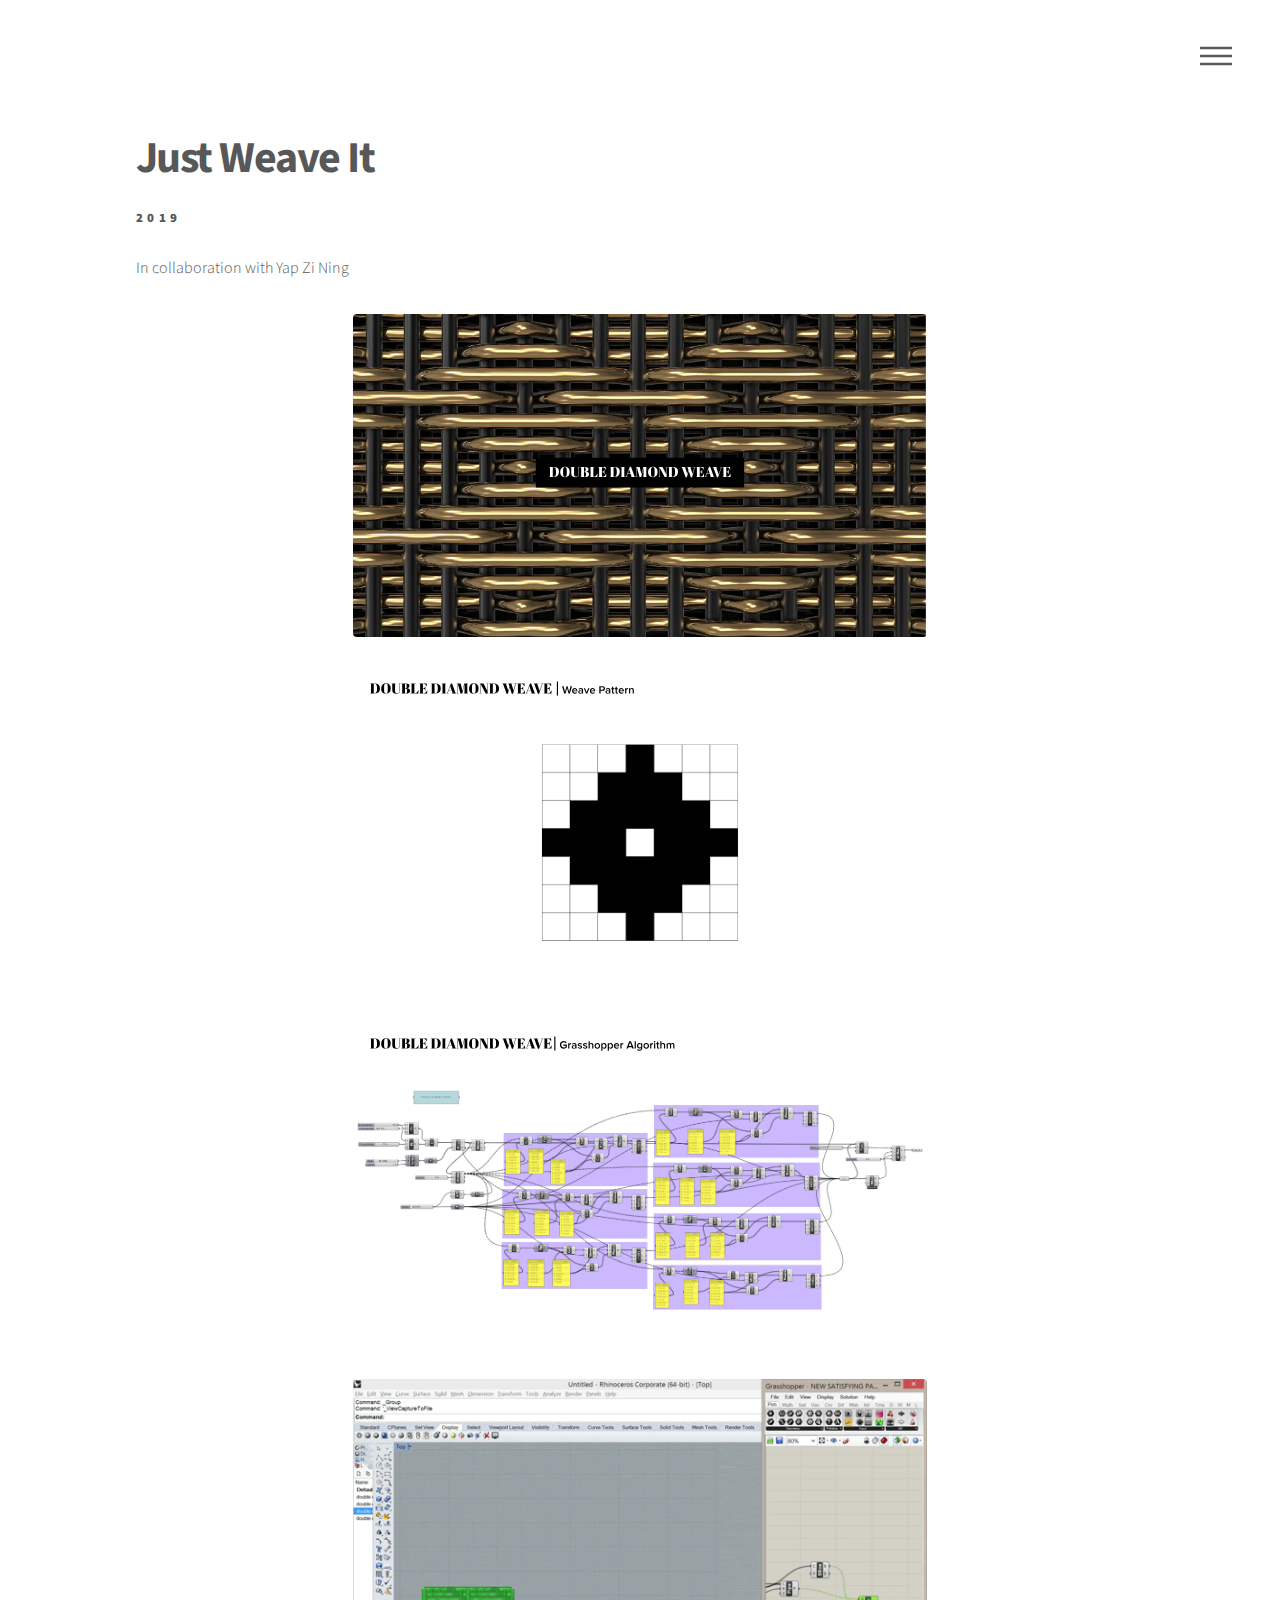
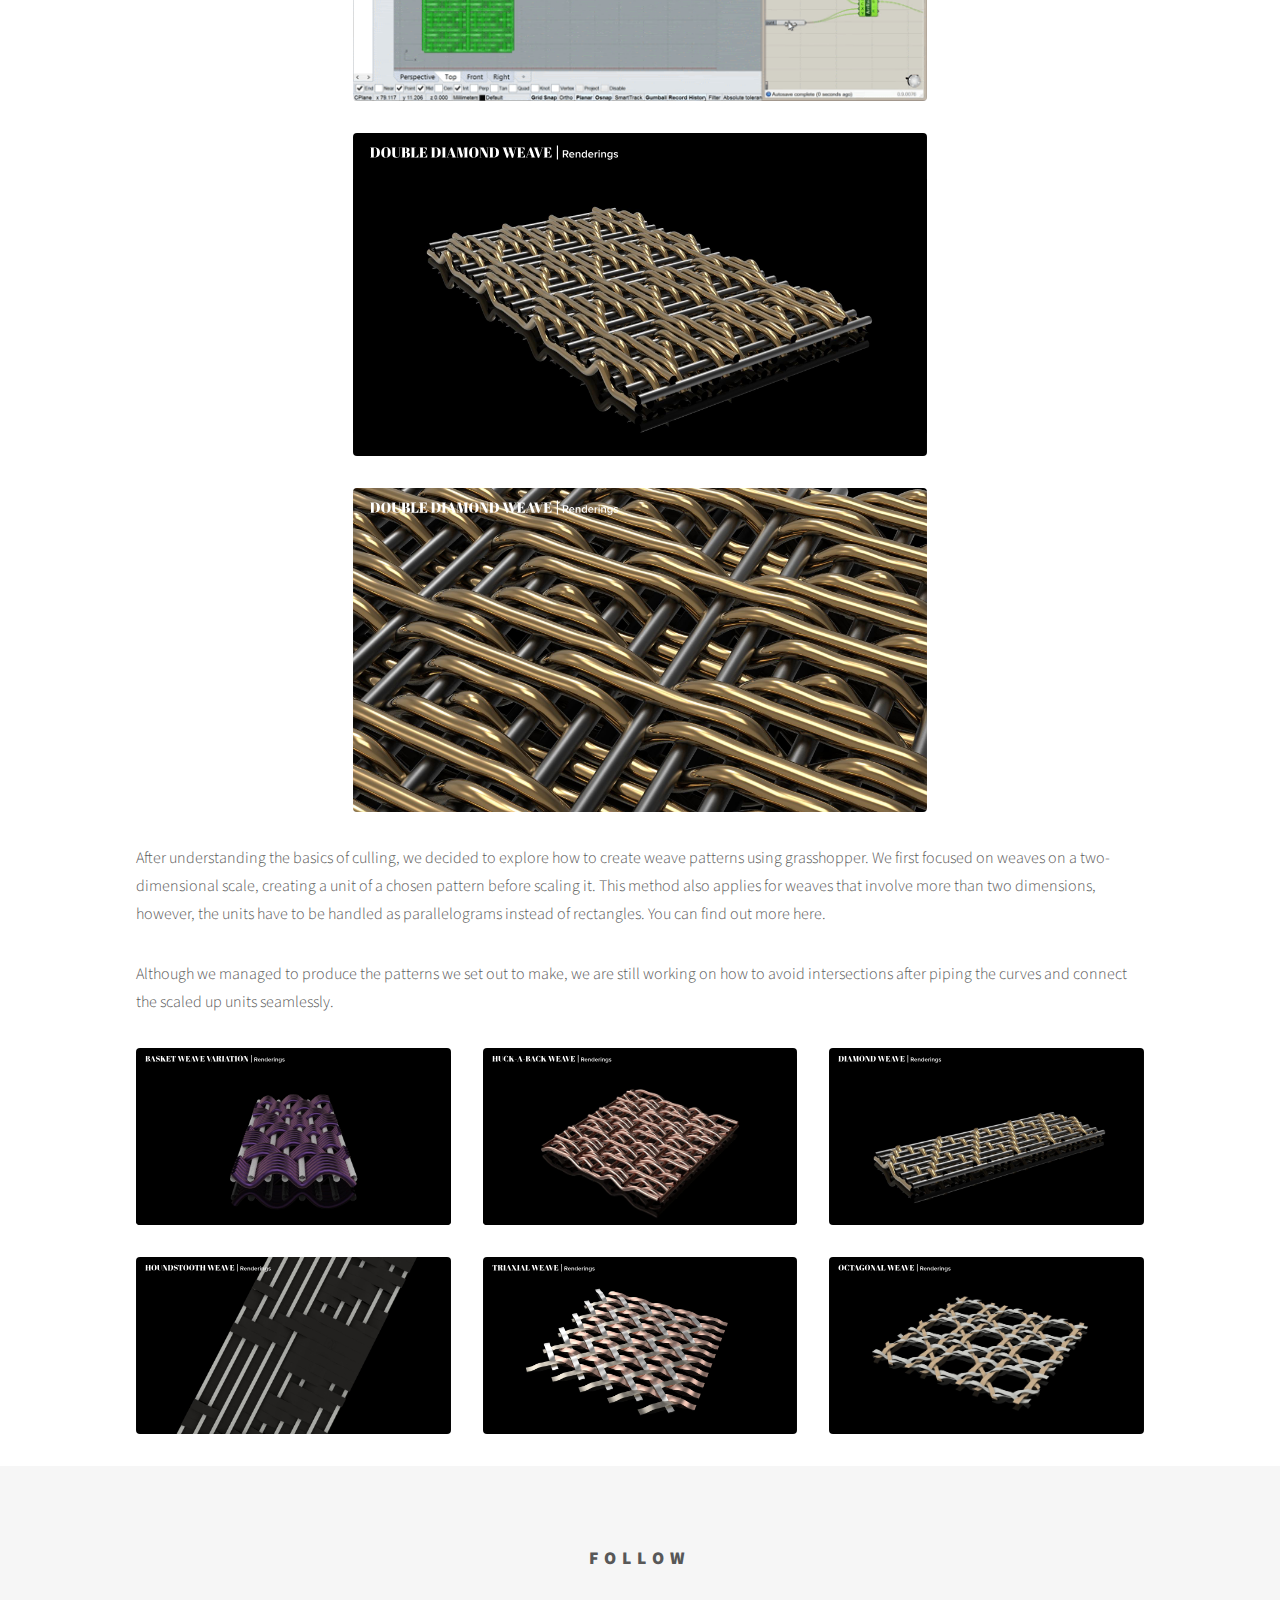
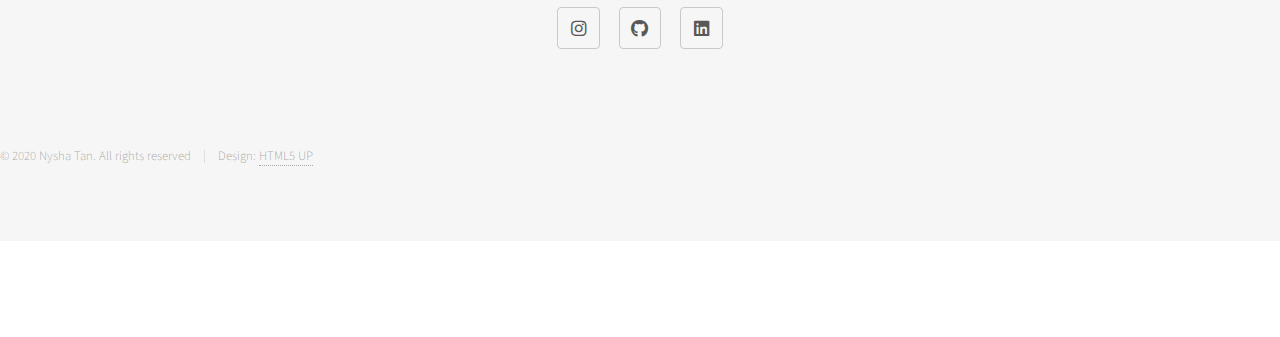
<file: just weave it.html>
<!DOCTYPE HTML>
<!--
	Phantom by HTML5 UP
	html5up.net | @ajlkn
	Free for personal and commercial use under the CCA 3.0 license (html5up.net/license)
-->
<html>
	<head>
		<title>Just Weave It - 2019</title>
		<meta charset="utf-8" />
		<meta name="viewport" content="width=device-width, initial-scale=1, user-scalable=no" />
		<link rel="stylesheet" href="assets/css/main.css" />
		<noscript><link rel="stylesheet" href="assets/css/noscript.css" /></noscript>
	</head>
	<body class="is-preload">
		<!-- Wrapper -->
			<div id="wrapper">

				<!-- Header -->
					<header id="header">
						<div class="inner">

							<!-- Logo 
								<a href="index.html" class="logo">
									<span class="symbol"><img src="images/logo.svg" alt="" /></span><span class="title">Phantom</span>-->
								</a>

							<!-- Nav -->
								<nav>
									<ul>
										<li><a href="#menu">Menu</a></li>
									</ul>
								</nav>

						</div>
					</header>

				<!-- Menu -->
					<nav id="menu">
						<h2>Menu</h2>
						<ul>
							<li><a href="index.html">Home</a></li>
							<li><a href="generic.html">Ipsum veroeros</a></li>
							<li><a href="generic.html">Tempus etiam</a></li>
							<li><a href="generic.html">Consequat dolor</a></li>
							<li><a href="elements.html">Elements</a></li>
						</ul>
					</nav>

				<!-- Main -->
					<div id="main">
						<div class="inner">
							<h1>Just Weave It</h1> 
							<h4>2019</h4>
							<p>In collaboration with Yap Zi Ning</p>
							<div class="row aln-center">

								<div class="col-7"><span class="image fit"><img src= "images/double diamond weave cover page.svg" alt="" /></span></div>
								<div class="col-7"><span class="image fit"><img src= "images/double diamond weave unit .svg" alt="" /></span></div>
								<div class="col-7"><span class="image fit"><img src= "images/double diamond weave algorithm.svg" alt="" /></span></div>
								<div class="col-7"><span class="image fit"><img src= "images/take it or weave it/double diamond weave.gif" alt="" /></span></div>
								<div class="col-7"><span class="image fit"><img src= "images/double diamond weave_hero shot.svg" alt="" /></span></div>
								<div class="col-7"><span class="image fit"><img src= "images/take it or weave it/Generative Design_Group_17 (Nysha_A0185879B_ZiNing_A0185768H).svg" alt="" /></span></div>
							
								<p>After understanding the basics of culling, we decided to explore how to create weave patterns using grasshopper. We first focused on weaves on a two-dimensional scale, creating a unit of a chosen pattern before scaling it. This method also applies for weaves that involve more than two dimensions, however, the units have to be handled as parallelograms instead of rectangles. You can find out more here.</p>
								<p>Although we managed to produce the patterns we set out to make, we are still working on how to avoid intersections after piping the curves and connect the scaled up units seamlessly.</p>
								<div class="col-4"><span class="image fit"><img src= "images/take it or weave it/basket weave.svg" alt="" /></span></div>
								<div class="col-4"><span class="image fit"><img src= "images/take it or weave it/huckaback weave.svg" alt="" /></span></div>
								<div class="col-4"><span class="image fit"><img src= "images/take it or weave it/diamaond weave.svg" alt="" /></span></div>
								<div class="col-4"><span class="image fit"><img src= "images/take it or weave it/houndstooth weave.svg" alt="" /></span></div>
								<div class="col-4"><span class="image fit"><img src= "images/take it or weave it/triaxial weave.svg" alt="" /></span></div>
								<div class="col-4"><span class="image fit"><img src= "images/take it or weave it/octagonal weave.svg" alt="" /></span></div>
								
								
						</div>
					</div>

				<!-- Footer -->
				<footer id="footer">
						
					<center><div class="inner">
							<section>
								<h2>Follow</h2>
								<ul class="icons">
									
									<li><a href="https://www.instagram.com/cloudsalad/" class="icon brands style2 fa-instagram"><span class="label">Instagram</span></a></li>
									<li><a href="https://github.com/nyshaaa" class="icon brands style2 fa-github"><span class="label">GitHub</span></a></li>
									<li><a href="https://www.linkedin.com/in/nysha-tan-5b4a19191/" class="icon brands style2 fa-linkedin"><span class="label">LinkedIn</span></a></li>
			
								</ul>
							</section>
							
						</div></center>

						<div class="inner">
							<ul class="copyright">
							<li>&copy; 2020 Nysha Tan. All rights reserved</li><li>Design: <a href="http://html5up.net">HTML5 UP</a></li>
							</ul>
						</div>
					</footer>

			</div>

		<!-- Scripts -->
			<script src="assets/js/jquery.min.js"></script>
			<script src="assets/js/browser.min.js"></script>
			<script src="assets/js/breakpoints.min.js"></script>
			<script src="assets/js/util.js"></script>
			<script src="assets/js/main.js"></script>

	</body>
</html>
</file>
<file: assets/css/noscript.css>
/*
	Phantom by HTML5 UP
	html5up.net | @ajlkn
	Free for personal and commercial use under the CCA 3.0 license (html5up.net/license)
*/

/* Tiles */

	body.is-preload .tiles article {
		-moz-transform: none;
		-webkit-transform: none;
		-ms-transform: none;
		transform: none;
		opacity: 1;
	}
</file>
<file: assets/css/main.css>
@import url(fontawesome-all.min.css);
@import url("https://fonts.googleapis.com/css?family=Source+Sans+Pro:300,700,900");

/*
	Phantom by HTML5 UP
	html5up.net | @ajlkn
	Free for personal and commercial use under the CCA 3.0 license (html5up.net/license)
*/

html, body, div, span, applet, object,
iframe, h1, h2, h3, h4, h5, h6, p, blockquote,
pre, a, abbr, acronym, address, big, cite,
code, del, dfn, em, img, ins, kbd, q, s, samp,
small, strike, strong, sub, sup, tt, var, b,
u, i, center, dl, dt, dd, ol, ul, li, fieldset,
form, label, legend, table, caption, tbody,
tfoot, thead, tr, th, td, article, aside,
canvas, details, embed, figure, figcaption,
footer, header, hgroup, menu, nav, output, ruby,
section, summary, time, mark, audio, video {
	margin: 0;
	padding: 0;
	border: 0;
	font-size: 100%;
	font: inherit;
	vertical-align: baseline;}

article, aside, details, figcaption, figure,
footer, header, hgroup, menu, nav, section {
	display: block;}

body {
	line-height: 1;
}

ol, ul {
	list-style: none;
}

blockquote, q {
	quotes: none;
}

	blockquote:before, blockquote:after, q:before, q:after {
		content: '';
		content: none;
	}

table {
	border-collapse: collapse;
	border-spacing: 0;
}

body {
	-webkit-text-size-adjust: none;
}

mark {
	background-color: transparent;
	color: inherit;
}

input::-moz-focus-inner {
	border: 0;
	padding: 0;
}

input, select, textarea {
	-moz-appearance: none;
	-webkit-appearance: none;
	-ms-appearance: none;
	appearance: none;
}

/* Basic */

	@-ms-viewport {
		width: device-width;
	}

	body {
		-ms-overflow-style: scrollbar;
	}

	@media screen and (max-width: 480px) {

		html, body {
			min-width: 320px;
		}

	}

	html {
		box-sizing: border-box;
	}

	*, *:before, *:after {
		box-sizing: inherit;
	}

	body {
		background: #ffffff;
	}

		body.is-preload *, body.is-preload *:before, body.is-preload *:after {
			-moz-animation: none !important;
			-webkit-animation: none !important;
			-ms-animation: none !important;
			animation: none !important;
			-moz-transition: none !important;
			-webkit-transition: none !important;
			-ms-transition: none !important;
			transition: none !important;
		}

/* Type */

	body, input, select, textarea {
		color: #585858;
		font-family: "Source Sans Pro", Helvetica, sans-serif;
		font-size: 16pt;
		font-weight: 300;
		line-height: 1.75;
	}

		@media screen and (max-width: 1680px) {

			body, input, select, textarea {
				font-size: 14pt;
			}

		}

		@media screen and (max-width: 1280px) {

			body, input, select, textarea {
				font-size: 12pt;
			}

		}

	a {
		-moz-transition: border-bottom-color 0.2s ease, color 0.2s ease;
		-webkit-transition: border-bottom-color 0.2s ease, color 0.2s ease;
		-ms-transition: border-bottom-color 0.2s ease, color 0.2s ease;
		transition: border-bottom-color 0.2s ease, color 0.2s ease;
		text-decoration: none;
		color: #585858;
		border-bottom: dotted 1px rgba(88, 88, 88, 0.5);
	}

		a:hover {
			border-bottom-color: transparent;
			color: #f2849e !important;
		}

	strong, b {
		font-weight: 900;
	}

	em, i {
		font-style: italic;
	}

	p {
		margin: 0 0 2em 0;
	}

	h1 {
		font-size: 2.75em;
		font-weight: 700;
		line-height: 1.3;
		margin: 0 0 0.5em 0;
		letter-spacing: -0.035em;
	}

		h1 a {
			color: inherit;
		}

		@media screen and (max-width: 736px) {

			h1 {
				font-size: 2em;
				margin: 0 0 1em 0;
			}

		}

		@media screen and (max-width: 360px) {

			h1 {
				font-size: 1.75em;
			}

		}

	h2, h3, h4, h5, h6 {
		font-weight: 900;
		line-height: 1.5;
		margin: 0 0 2em 0;
		text-transform: uppercase;
		letter-spacing: 0.35em;
	}

		h2 a, h3 a, h4 a, h5 a, h6 a {
			color: inherit;
		}

	h2 {
		font-size: 1.1em;
	}

	h3 {
		font-size: 1em;
	}

	h4 {
		font-size: 0.8em;
	}

	h5 {
		font-size: 0.8em;
	}

	h6 {
		font-size: 0.8em;
	}

	@media screen and (max-width: 980px) {

		h1 br, h2 br, h3 br, h4 br, h5 br, h6 br {
			display: none;
		}

	}

	@media screen and (max-width: 736px) {

		h2 {
			font-size: 1em;
		}

		h3 {
			font-size: 0.8em;
		}

	}

	sub {
		font-size: 0.8em;
		position: relative;
		top: 0.5em;
	}

	sup {
		font-size: 0.8em;
		position: relative;
		top: -0.5em;
	}

	blockquote {
		border-left: solid 4px #c9c9c9;
		font-style: italic;
		margin: 0 0 2em 0;
		padding: 0.5em 0 0.5em 2em;
	}

	code {
		background: rgba(144, 144, 144, 0.075);
		border-radius: 4px;
		border: solid 1px #c9c9c9;
		font-family: "Courier New", monospace;
		font-size: 0.9em;
		margin: 0 0.25em;
		padding: 0.25em 0.65em;
	}

	pre {
		-webkit-overflow-scrolling: touch;
		font-family: "Courier New", monospace;
		font-size: 0.9em;
		margin: 0 0 2em 0;
	}

		pre code {
			display: block;
			line-height: 1.75;
			padding: 1em 1.5em;
			overflow-x: auto;
		}

	hr {
		border: 0;
		border-bottom: solid 1px #c9c9c9;
		margin: 2em 0;
	}

		hr.major {
			margin: 3em 0;
		}

	.align-left {
		text-align: left;
	}

	.align-center {
		text-align: center;
	}

	.align-right {
		text-align: right;
	}

/* Row */

	.row {
		display: flex;
		flex-wrap: wrap;
		box-sizing: border-box;
		align-items: stretch;
	}

		.row > * {
			box-sizing: border-box;
		}

		.row.gtr-uniform > * > :last-child {
			margin-bottom: 0;
		}

		.row.aln-left {
			justify-content: flex-start;
		}

		.row.aln-center {
			justify-content: center;
		}

		.row.aln-right {
			justify-content: flex-end;
		}

		.row.aln-top {
			align-items: flex-start;
		}

		.row.aln-middle {
			align-items: center;
		}

		.row.aln-bottom {
			align-items: flex-end;
		}

		.row > .imp {
			order: -1;
		}

		.row > .col-1 {
			width: 8.33333%;
		}

		.row > .off-1 {
			margin-left: 8.33333%;
		}

		.row > .col-2 {
			width: 16.66667%;
		}

		.row > .off-2 {
			margin-left: 16.66667%;
		}

		.row > .col-3 {
			width: 25%;
		}

		.row > .off-3 {
			margin-left: 25%;
		}

		.row > .col-4 {
			width: 33.33333%;
		}

		.row > .off-4 {
			margin-left: 33.33333%;
		}

		.row > .col-5 {
			width: 41.66667%;
		}

		.row > .off-5 {
			margin-left: 41.66667%;
		}

		.row > .col-6 {
			width: 50%;
		}

		.row > .off-6 {
			margin-left: 50%;
		}

		.row > .col-7 {
			width: 58.33333%;
		}

		.row > .off-7 {
			margin-left: 58.33333%;
		}

		.row > .col-8 {
			width: 66.66667%;
		}

		.row > .off-8 {
			margin-left: 66.66667%;
		}

		.row > .col-9 {
			width: 75%;
		}

		.row > .off-9 {
			margin-left: 75%;
		}

		.row > .col-10 {
			width: 83.33333%;
		}

		.row > .off-10 {
			margin-left: 83.33333%;
		}

		.row > .col-11 {
			width: 91.66667%;
		}

		.row > .off-11 {
			margin-left: 91.66667%;
		}

		.row > .col-12 {
			width: 100%;
		}

		.row > .off-12 {
			margin-left: 100%;
		}

		.row.gtr-0 {
			margin-top: 0;
			margin-left: 0em;
		}

			.row.gtr-0 > * {
				padding: 0 0 0 0em;
			}

			.row.gtr-0.gtr-uniform {
				margin-top: 0em;
			}

				.row.gtr-0.gtr-uniform > * {
					padding-top: 0em;
				}

		.row.gtr-25 {
			margin-top: 0;
			margin-left: -0.5em;
		}

			.row.gtr-25 > * {
				padding: 0 0 0 0.5em;
			}

			.row.gtr-25.gtr-uniform {
				margin-top: -0.5em;
			}

				.row.gtr-25.gtr-uniform > * {
					padding-top: 0.5em;
				}

		.row.gtr-50 {
			margin-top: 0;
			margin-left: -1em;
		}

			.row.gtr-50 > * {
				padding: 0 0 0 1em;
			}

			.row.gtr-50.gtr-uniform {
				margin-top: -1em;
			}

				.row.gtr-50.gtr-uniform > * {
					padding-top: 1em;
				}

		.row {
			margin-top: 0;
			margin-left: -2em;
		}

			.row > * {
				padding: 0 0 0 2em;
			}

			.row.gtr-uniform {
				margin-top: -2em;
			}

				.row.gtr-uniform > * {
					padding-top: 2em;
				}

		.row.gtr-150 {
			margin-top: 0;
			margin-left: -3em;
		}

			.row.gtr-150 > * {
				padding: 0 0 0 3em;
			}

			.row.gtr-150.gtr-uniform {
				margin-top: -3em;
			}

				.row.gtr-150.gtr-uniform > * {
					padding-top: 3em;
				}

		.row.gtr-200 {
			margin-top: 0;
			margin-left: -4em;
		}

			.row.gtr-200 > * {
				padding: 0 0 0 4em;
			}

			.row.gtr-200.gtr-uniform {
				margin-top: -4em;
			}

				.row.gtr-200.gtr-uniform > * {
					padding-top: 4em;
				}

		@media screen and (max-width: 1680px) {

			.row {
				display: flex;
				flex-wrap: wrap;
				box-sizing: border-box;
				align-items: stretch;
			}

				.row > * {
					box-sizing: border-box;
				}

				.row.gtr-uniform > * > :last-child {
					margin-bottom: 0;
				}

				.row.aln-left {
					justify-content: flex-start;
				}

				.row.aln-center {
					justify-content: center;
				}

				.row.aln-right {
					justify-content: flex-end;
				}

				.row.aln-top {
					align-items: flex-start;
				}

				.row.aln-middle {
					align-items: center;
				}

				.row.aln-bottom {
					align-items: flex-end;
				}

				.row > .imp-xlarge {
					order: -1;
				}

				.row > .col-1-xlarge {
					width: 8.33333%;
				}

				.row > .off-1-xlarge {
					margin-left: 8.33333%;
				}

				.row > .col-2-xlarge {
					width: 16.66667%;
				}

				.row > .off-2-xlarge {
					margin-left: 16.66667%;
				}

				.row > .col-3-xlarge {
					width: 25%;
				}

				.row > .off-3-xlarge {
					margin-left: 25%;
				}

				.row > .col-4-xlarge {
					width: 33.33333%;
				}

				.row > .off-4-xlarge {
					margin-left: 33.33333%;
				}

				.row > .col-5-xlarge {
					width: 41.66667%;
				}

				.row > .off-5-xlarge {
					margin-left: 41.66667%;
				}

				.row > .col-6-xlarge {
					width: 50%;
				}

				.row > .off-6-xlarge {
					margin-left: 50%;
				}

				.row > .col-7-xlarge {
					width: 58.33333%;
				}

				.row > .off-7-xlarge {
					margin-left: 58.33333%;
				}

				.row > .col-8-xlarge {
					width: 66.66667%;
				}

				.row > .off-8-xlarge {
					margin-left: 66.66667%;
				}

				.row > .col-9-xlarge {
					width: 75%;
				}

				.row > .off-9-xlarge {
					margin-left: 75%;
				}

				.row > .col-10-xlarge {
					width: 83.33333%;
				}

				.row > .off-10-xlarge {
					margin-left: 83.33333%;
				}

				.row > .col-11-xlarge {
					width: 91.66667%;
				}

				.row > .off-11-xlarge {
					margin-left: 91.66667%;
				}

				.row > .col-12-xlarge {
					width: 100%;
				}

				.row > .off-12-xlarge {
					margin-left: 100%;
				}

				.row.gtr-0 {
					margin-top: 0;
					margin-left: 0em;
				}

					.row.gtr-0 > * {
						padding: 0 0 0 0em;
					}

					.row.gtr-0.gtr-uniform {
						margin-top: 0em;
					}

						.row.gtr-0.gtr-uniform > * {
							padding-top: 0em;
						}

				.row.gtr-25 {
					margin-top: 0;
					margin-left: -0.5em;
				}

					.row.gtr-25 > * {
						padding: 0 0 0 0.5em;
					}

					.row.gtr-25.gtr-uniform {
						margin-top: -0.5em;
					}

						.row.gtr-25.gtr-uniform > * {
							padding-top: 0.5em;
						}

				.row.gtr-50 {
					margin-top: 0;
					margin-left: -1em;
				}

					.row.gtr-50 > * {
						padding: 0 0 0 1em;
					}

					.row.gtr-50.gtr-uniform {
						margin-top: -1em;
					}

						.row.gtr-50.gtr-uniform > * {
							padding-top: 1em;
						}

				.row {
					margin-top: 0;
					margin-left: -2em;
				}

					.row > * {
						padding: 0 0 0 2em;
					}

					.row.gtr-uniform {
						margin-top: -2em;
					}

						.row.gtr-uniform > * {
							padding-top: 2em;
						}

				.row.gtr-150 {
					margin-top: 0;
					margin-left: -3em;
				}

					.row.gtr-150 > * {
						padding: 0 0 0 3em;
					}

					.row.gtr-150.gtr-uniform {
						margin-top: -3em;
					}

						.row.gtr-150.gtr-uniform > * {
							padding-top: 3em;
						}

				.row.gtr-200 {
					margin-top: 0;
					margin-left: -4em;
				}

					.row.gtr-200 > * {
						padding: 0 0 0 4em;
					}

					.row.gtr-200.gtr-uniform {
						margin-top: -4em;
					}

						.row.gtr-200.gtr-uniform > * {
							padding-top: 4em;
						}

		}

		@media screen and (max-width: 1280px) {

			.row {
				display: flex;
				flex-wrap: wrap;
				box-sizing: border-box;
				align-items: stretch;
			}

				.row > * {
					box-sizing: border-box;
				}

				.row.gtr-uniform > * > :last-child {
					margin-bottom: 0;
				}

				.row.aln-left {
					justify-content: flex-start;
				}

				.row.aln-center {
					justify-content: center;
				}

				.row.aln-right {
					justify-content: flex-end;
				}

				.row.aln-top {
					align-items: flex-start;
				}

				.row.aln-middle {
					align-items: center;
				}

				.row.aln-bottom {
					align-items: flex-end;
				}

				.row > .imp-large {
					order: -1;
				}

				.row > .col-1-large {
					width: 8.33333%;
				}

				.row > .off-1-large {
					margin-left: 8.33333%;
				}

				.row > .col-2-large {
					width: 16.66667%;
				}

				.row > .off-2-large {
					margin-left: 16.66667%;
				}

				.row > .col-3-large {
					width: 25%;
				}

				.row > .off-3-large {
					margin-left: 25%;
				}

				.row > .col-4-large {
					width: 33.33333%;
				}

				.row > .off-4-large {
					margin-left: 33.33333%;
				}

				.row > .col-5-large {
					width: 41.66667%;
				}

				.row > .off-5-large {
					margin-left: 41.66667%;
				}

				.row > .col-6-large {
					width: 50%;
				}

				.row > .off-6-large {
					margin-left: 50%;
				}

				.row > .col-7-large {
					width: 58.33333%;
				}

				.row > .off-7-large {
					margin-left: 58.33333%;
				}

				.row > .col-8-large {
					width: 66.66667%;
				}

				.row > .off-8-large {
					margin-left: 66.66667%;
				}

				.row > .col-9-large {
					width: 75%;
				}

				.row > .off-9-large {
					margin-left: 75%;
				}

				.row > .col-10-large {
					width: 83.33333%;
				}

				.row > .off-10-large {
					margin-left: 83.33333%;
				}

				.row > .col-11-large {
					width: 91.66667%;
				}

				.row > .off-11-large {
					margin-left: 91.66667%;
				}

				.row > .col-12-large {
					width: 100%;
				}

				.row > .off-12-large {
					margin-left: 100%;
				}

				.row.gtr-0 {
					margin-top: 0;
					margin-left: 0em;
				}

					.row.gtr-0 > * {
						padding: 0 0 0 0em;
					}

					.row.gtr-0.gtr-uniform {
						margin-top: 0em;
					}

						.row.gtr-0.gtr-uniform > * {
							padding-top: 0em;
						}

				.row.gtr-25 {
					margin-top: 0;
					margin-left: -0.5em;
				}

					.row.gtr-25 > * {
						padding: 0 0 0 0.5em;
					}

					.row.gtr-25.gtr-uniform {
						margin-top: -0.5em;
					}

						.row.gtr-25.gtr-uniform > * {
							padding-top: 0.5em;
						}

				.row.gtr-50 {
					margin-top: 0;
					margin-left: -1em;
				}

					.row.gtr-50 > * {
						padding: 0 0 0 1em;
					}

					.row.gtr-50.gtr-uniform {
						margin-top: -1em;
					}

						.row.gtr-50.gtr-uniform > * {
							padding-top: 1em;
						}

				.row {
					margin-top: 0;
					margin-left: -2em;
				}

					.row > * {
						padding: 0 0 0 2em;
					}

					.row.gtr-uniform {
						margin-top: -2em;
					}

						.row.gtr-uniform > * {
							padding-top: 2em;
						}

				.row.gtr-150 {
					margin-top: 0;
					margin-left: -3em;
				}

					.row.gtr-150 > * {
						padding: 0 0 0 3em;
					}

					.row.gtr-150.gtr-uniform {
						margin-top: -3em;
					}

						.row.gtr-150.gtr-uniform > * {
							padding-top: 3em;
						}

				.row.gtr-200 {
					margin-top: 0;
					margin-left: -4em;
				}

					.row.gtr-200 > * {
						padding: 0 0 0 4em;
					}

					.row.gtr-200.gtr-uniform {
						margin-top: -4em;
					}

						.row.gtr-200.gtr-uniform > * {
							padding-top: 4em;
						}

		}

		@media screen and (max-width: 980px) {

			.row {
				display: flex;
				flex-wrap: wrap;
				box-sizing: border-box;
				align-items: stretch;
			}

				.row > * {
					box-sizing: border-box;
				}

				.row.gtr-uniform > * > :last-child {
					margin-bottom: 0;
				}

				.row.aln-left {
					justify-content: flex-start;
				}

				.row.aln-center {
					justify-content: center;
				}

				.row.aln-right {
					justify-content: flex-end;
				}

				.row.aln-top {
					align-items: flex-start;
				}

				.row.aln-middle {
					align-items: center;
				}

				.row.aln-bottom {
					align-items: flex-end;
				}

				.row > .imp-medium {
					order: -1;
				}

				.row > .col-1-medium {
					width: 8.33333%;
				}

				.row > .off-1-medium {
					margin-left: 8.33333%;
				}

				.row > .col-2-medium {
					width: 16.66667%;
				}

				.row > .off-2-medium {
					margin-left: 16.66667%;
				}

				.row > .col-3-medium {
					width: 25%;
				}

				.row > .off-3-medium {
					margin-left: 25%;
				}

				.row > .col-4-medium {
					width: 33.33333%;
				}

				.row > .off-4-medium {
					margin-left: 33.33333%;
				}

				.row > .col-5-medium {
					width: 41.66667%;
				}

				.row > .off-5-medium {
					margin-left: 41.66667%;
				}

				.row > .col-6-medium {
					width: 50%;
				}

				.row > .off-6-medium {
					margin-left: 50%;
				}

				.row > .col-7-medium {
					width: 58.33333%;
				}

				.row > .off-7-medium {
					margin-left: 58.33333%;
				}

				.row > .col-8-medium {
					width: 66.66667%;
				}

				.row > .off-8-medium {
					margin-left: 66.66667%;
				}

				.row > .col-9-medium {
					width: 75%;
				}

				.row > .off-9-medium {
					margin-left: 75%;
				}

				.row > .col-10-medium {
					width: 83.33333%;
				}

				.row > .off-10-medium {
					margin-left: 83.33333%;
				}

				.row > .col-11-medium {
					width: 91.66667%;
				}

				.row > .off-11-medium {
					margin-left: 91.66667%;
				}

				.row > .col-12-medium {
					width: 100%;
				}

				.row > .off-12-medium {
					margin-left: 100%;
				}

				.row.gtr-0 {
					margin-top: 0;
					margin-left: 0em;
				}

					.row.gtr-0 > * {
						padding: 0 0 0 0em;
					}

					.row.gtr-0.gtr-uniform {
						margin-top: 0em;
					}

						.row.gtr-0.gtr-uniform > * {
							padding-top: 0em;
						}

				.row.gtr-25 {
					margin-top: 0;
					margin-left: -0.375em;
				}

					.row.gtr-25 > * {
						padding: 0 0 0 0.375em;
					}

					.row.gtr-25.gtr-uniform {
						margin-top: -0.375em;
					}

						.row.gtr-25.gtr-uniform > * {
							padding-top: 0.375em;
						}

				.row.gtr-50 {
					margin-top: 0;
					margin-left: -0.75em;
				}

					.row.gtr-50 > * {
						padding: 0 0 0 0.75em;
					}

					.row.gtr-50.gtr-uniform {
						margin-top: -0.75em;
					}

						.row.gtr-50.gtr-uniform > * {
							padding-top: 0.75em;
						}

				.row {
					margin-top: 0;
					margin-left: -1.5em;
				}

					.row > * {
						padding: 0 0 0 1.5em;
					}

					.row.gtr-uniform {
						margin-top: -1.5em;
					}

						.row.gtr-uniform > * {
							padding-top: 1.5em;
						}

				.row.gtr-150 {
					margin-top: 0;
					margin-left: -2.25em;
				}

					.row.gtr-150 > * {
						padding: 0 0 0 2.25em;
					}

					.row.gtr-150.gtr-uniform {
						margin-top: -2.25em;
					}

						.row.gtr-150.gtr-uniform > * {
							padding-top: 2.25em;
						}

				.row.gtr-200 {
					margin-top: 0;
					margin-left: -3em;
				}

					.row.gtr-200 > * {
						padding: 0 0 0 3em;
					}

					.row.gtr-200.gtr-uniform {
						margin-top: -3em;
					}

						.row.gtr-200.gtr-uniform > * {
							padding-top: 3em;
						}

		}

		@media screen and (max-width: 736px) {

			.row {
				display: flex;
				flex-wrap: wrap;
				box-sizing: border-box;
				align-items: stretch;
			}

				.row > * {
					box-sizing: border-box;
				}

				.row.gtr-uniform > * > :last-child {
					margin-bottom: 0;
				}

				.row.aln-left {
					justify-content: flex-start;
				}

				.row.aln-center {
					justify-content: center;
				}

				.row.aln-right {
					justify-content: flex-end;
				}

				.row.aln-top {
					align-items: flex-start;
				}

				.row.aln-middle {
					align-items: center;
				}

				.row.aln-bottom {
					align-items: flex-end;
				}

				.row > .imp-small {
					order: -1;
				}

				.row > .col-1-small {
					width: 8.33333%;
				}

				.row > .off-1-small {
					margin-left: 8.33333%;
				}

				.row > .col-2-small {
					width: 16.66667%;
				}

				.row > .off-2-small {
					margin-left: 16.66667%;
				}

				.row > .col-3-small {
					width: 25%;
				}

				.row > .off-3-small {
					margin-left: 25%;
				}

				.row > .col-4-small {
					width: 33.33333%;
				}

				.row > .off-4-small {
					margin-left: 33.33333%;
				}

				.row > .col-5-small {
					width: 41.66667%;
				}

				.row > .off-5-small {
					margin-left: 41.66667%;
				}

				.row > .col-6-small {
					width: 50%;
				}

				.row > .off-6-small {
					margin-left: 50%;
				}

				.row > .col-7-small {
					width: 58.33333%;
				}

				.row > .off-7-small {
					margin-left: 58.33333%;
				}

				.row > .col-8-small {
					width: 66.66667%;
				}

				.row > .off-8-small {
					margin-left: 66.66667%;
				}

				.row > .col-9-small {
					width: 75%;
				}

				.row > .off-9-small {
					margin-left: 75%;
				}

				.row > .col-10-small {
					width: 83.33333%;
				}

				.row > .off-10-small {
					margin-left: 83.33333%;
				}

				.row > .col-11-small {
					width: 91.66667%;
				}

				.row > .off-11-small {
					margin-left: 91.66667%;
				}

				.row > .col-12-small {
					width: 100%;
				}

				.row > .off-12-small {
					margin-left: 100%;
				}

				.row.gtr-0 {
					margin-top: 0;
					margin-left: 0em;
				}

					.row.gtr-0 > * {
						padding: 0 0 0 0em;
					}

					.row.gtr-0.gtr-uniform {
						margin-top: 0em;
					}

						.row.gtr-0.gtr-uniform > * {
							padding-top: 0em;
						}

				.row.gtr-25 {
					margin-top: 0;
					margin-left: -0.25em;
				}

					.row.gtr-25 > * {
						padding: 0 0 0 0.25em;
					}

					.row.gtr-25.gtr-uniform {
						margin-top: -0.25em;
					}

						.row.gtr-25.gtr-uniform > * {
							padding-top: 0.25em;
						}

				.row.gtr-50 {
					margin-top: 0;
					margin-left: -0.5em;
				}

					.row.gtr-50 > * {
						padding: 0 0 0 0.5em;
					}

					.row.gtr-50.gtr-uniform {
						margin-top: -0.5em;
					}

						.row.gtr-50.gtr-uniform > * {
							padding-top: 0.5em;
						}

				.row {
					margin-top: 0;
					margin-left: -1em;
				}

					.row > * {
						padding: 0 0 0 1em;
					}

					.row.gtr-uniform {
						margin-top: -1em;
					}

						.row.gtr-uniform > * {
							padding-top: 1em;
						}

				.row.gtr-150 {
					margin-top: 0;
					margin-left: -1.5em;
				}

					.row.gtr-150 > * {
						padding: 0 0 0 1.5em;
					}

					.row.gtr-150.gtr-uniform {
						margin-top: -1.5em;
					}

						.row.gtr-150.gtr-uniform > * {
							padding-top: 1.5em;
						}

				.row.gtr-200 {
					margin-top: 0;
					margin-left: -2em;
				}

					.row.gtr-200 > * {
						padding: 0 0 0 2em;
					}

					.row.gtr-200.gtr-uniform {
						margin-top: -2em;
					}

						.row.gtr-200.gtr-uniform > * {
							padding-top: 2em;
						}

		}

		@media screen and (max-width: 480px) {

			.row {
				display: flex;
				flex-wrap: wrap;
				box-sizing: border-box;
				align-items: stretch;
			}

				.row > * {
					box-sizing: border-box;
				}

				.row.gtr-uniform > * > :last-child {
					margin-bottom: 0;
				}

				.row.aln-left {
					justify-content: flex-start;
				}

				.row.aln-center {
					justify-content: center;
				}

				.row.aln-right {
					justify-content: flex-end;
				}

				.row.aln-top {
					align-items: flex-start;
				}

				.row.aln-middle {
					align-items: center;
				}

				.row.aln-bottom {
					align-items: flex-end;
				}

				.row > .imp-xsmall {
					order: -1;
				}

				.row > .col-1-xsmall {
					width: 8.33333%;
				}

				.row > .off-1-xsmall {
					margin-left: 8.33333%;
				}

				.row > .col-2-xsmall {
					width: 16.66667%;
				}

				.row > .off-2-xsmall {
					margin-left: 16.66667%;
				}

				.row > .col-3-xsmall {
					width: 25%;
				}

				.row > .off-3-xsmall {
					margin-left: 25%;
				}

				.row > .col-4-xsmall {
					width: 33.33333%;
				}

				.row > .off-4-xsmall {
					margin-left: 33.33333%;
				}

				.row > .col-5-xsmall {
					width: 41.66667%;
				}

				.row > .off-5-xsmall {
					margin-left: 41.66667%;
				}

				.row > .col-6-xsmall {
					width: 50%;
				}

				.row > .off-6-xsmall {
					margin-left: 50%;
				}

				.row > .col-7-xsmall {
					width: 58.33333%;
				}

				.row > .off-7-xsmall {
					margin-left: 58.33333%;
				}

				.row > .col-8-xsmall {
					width: 66.66667%;
				}

				.row > .off-8-xsmall {
					margin-left: 66.66667%;
				}

				.row > .col-9-xsmall {
					width: 75%;
				}

				.row > .off-9-xsmall {
					margin-left: 75%;
				}

				.row > .col-10-xsmall {
					width: 83.33333%;
				}

				.row > .off-10-xsmall {
					margin-left: 83.33333%;
				}

				.row > .col-11-xsmall {
					width: 91.66667%;
				}

				.row > .off-11-xsmall {
					margin-left: 91.66667%;
				}

				.row > .col-12-xsmall {
					width: 100%;
				}

				.row > .off-12-xsmall {
					margin-left: 100%;
				}

				.row.gtr-0 {
					margin-top: 0;
					margin-left: 0em;
				}

					.row.gtr-0 > * {
						padding: 0 0 0 0em;
					}

					.row.gtr-0.gtr-uniform {
						margin-top: 0em;
					}

						.row.gtr-0.gtr-uniform > * {
							padding-top: 0em;
						}

				.row.gtr-25 {
					margin-top: 0;
					margin-left: -0.25em;
				}

					.row.gtr-25 > * {
						padding: 0 0 0 0.25em;
					}

					.row.gtr-25.gtr-uniform {
						margin-top: -0.25em;
					}

						.row.gtr-25.gtr-uniform > * {
							padding-top: 0.25em;
						}

				.row.gtr-50 {
					margin-top: 0;
					margin-left: -0.5em;
				}

					.row.gtr-50 > * {
						padding: 0 0 0 0.5em;
					}

					.row.gtr-50.gtr-uniform {
						margin-top: -0.5em;
					}

						.row.gtr-50.gtr-uniform > * {
							padding-top: 0.5em;
						}

				.row {
					margin-top: 0;
					margin-left: -1em;
				}

					.row > * {
						padding: 0 0 0 1em;
					}

					.row.gtr-uniform {
						margin-top: -1em;
					}

						.row.gtr-uniform > * {
							padding-top: 1em;
						}

				.row.gtr-150 {
					margin-top: 0;
					margin-left: -1.5em;
				}

					.row.gtr-150 > * {
						padding: 0 0 0 1.5em;
					}

					.row.gtr-150.gtr-uniform {
						margin-top: -1.5em;
					}

						.row.gtr-150.gtr-uniform > * {
							padding-top: 1.5em;
						}

				.row.gtr-200 {
					margin-top: 0;
					margin-left: -2em;
				}

					.row.gtr-200 > * {
						padding: 0 0 0 2em;
					}

					.row.gtr-200.gtr-uniform {
						margin-top: -2em;
					}

						.row.gtr-200.gtr-uniform > * {
							padding-top: 2em;
						}

		}

/* Section/Article */

	section.special, article.special {
		text-align: center;
	}

	header p {
		margin-top: -1em;
	}

	@media screen and (max-width: 736px) {

		header p {
			margin-top: 0;
		}

	}

/* Icon */

	.icon {
		text-decoration: none;
		border-bottom: none;
		position: relative;
	}

		.icon:before {
			-moz-osx-font-smoothing: grayscale;
			-webkit-font-smoothing: antialiased;
			display: inline-block;
			font-style: normal;
			font-variant: normal;
			text-rendering: auto;
			line-height: 1;
			text-transform: none !important;
			font-family: 'Font Awesome 5 Free';
			font-weight: 400;
		}

		.icon > .label {
			display: none;
		}

		.icon:before {
			line-height: inherit;
		}

		.icon.solid:before {
			font-weight: 900;
		}

		.icon.brands:before {
			font-family: 'Font Awesome 5 Brands';
		}

		.icon.style2 {
			-moz-transition: background-color 0.2s ease-in-out, color 0.2s ease-in-out, border-color 0.2s ease-in-out;
			-webkit-transition: background-color 0.2s ease-in-out, color 0.2s ease-in-out, border-color 0.2s ease-in-out;
			-ms-transition: background-color 0.2s ease-in-out, color 0.2s ease-in-out, border-color 0.2s ease-in-out;
			transition: background-color 0.2s ease-in-out, color 0.2s ease-in-out, border-color 0.2s ease-in-out;
			background-color: transparent;
			border: solid 1px #c9c9c9;
			border-radius: 4px;
			width: 2.65em;
			height: 2.65em;
			display: inline-block;
			text-align: center;
			line-height: 2.65em;
			color: inherit;
		}

			.icon.style2:before {
				font-size: 1.1em;
			}

			.icon.style2:hover {
				color: #f2849e;
				border-color: #f2849e;
			}

			.icon.style2:active {
				background-color: rgba(242, 132, 158, 0.1);
			}

/* List */

	ol {
		list-style: decimal;
		margin: 0 0 2em 0;
		padding-left: 1.25em;
	}

		ol li {
			padding-left: 0.25em;
		}

	ul {
		list-style: disc;
		margin: 0 0 2em 0;
		padding-left: 1em;
	}

		ul li {
			padding-left: 0.5em;
		}

		ul.alt {
			list-style: none;
			padding-left: 0;
		}

			ul.alt li {
				border-top: solid 1px #c9c9c9;
				padding: 0.5em 0;
			}

				ul.alt li:first-child {
					border-top: 0;
					padding-top: 0;
				}

	dl {
		margin: 0 0 2em 0;
	}

		dl dt {
			display: block;
			font-weight: 900;
			margin: 0 0 1em 0;
		}

		dl dd {
			margin-left: 2em;
		}

/* Actions */

	ul.actions {
		display: -moz-flex;
		display: -webkit-flex;
		display: -ms-flex;
		display: flex;
		cursor: default;
		list-style: none;
		margin-left: -1em;
		padding-left: 0;
	}

		ul.actions li {
			padding: 0 0 0 1em;
			vertical-align: middle;
		}

		ul.actions.special {
			-moz-justify-content: center;
			-webkit-justify-content: center;
			-ms-justify-content: center;
			justify-content: center;
			width: 100%;
			margin-left: 0;
		}

			ul.actions.special li:first-child {
				padding-left: 0;
			}

		ul.actions.stacked {
			-moz-flex-direction: column;
			-webkit-flex-direction: column;
			-ms-flex-direction: column;
			flex-direction: column;
			margin-left: 0;
		}

			ul.actions.stacked li {
				padding: 1.3em 0 0 0;
			}

				ul.actions.stacked li:first-child {
					padding-top: 0;
				}

		ul.actions.fit {
			width: calc(100% + 1em);
		}

			ul.actions.fit li {
				-moz-flex-grow: 1;
				-webkit-flex-grow: 1;
				-ms-flex-grow: 1;
				flex-grow: 1;
				-moz-flex-shrink: 1;
				-webkit-flex-shrink: 1;
				-ms-flex-shrink: 1;
				flex-shrink: 1;
				width: 100%;
			}

				ul.actions.fit li > * {
					width: 100%;
				}

			ul.actions.fit.stacked {
				width: 100%;
			}

		@media screen and (max-width: 480px) {

			ul.actions:not(.fixed) {
				-moz-flex-direction: column;
				-webkit-flex-direction: column;
				-ms-flex-direction: column;
				flex-direction: column;
				margin-left: 0;
				width: 100% !important;
			}

				ul.actions:not(.fixed) li {
					-moz-flex-grow: 1;
					-webkit-flex-grow: 1;
					-ms-flex-grow: 1;
					flex-grow: 1;
					-moz-flex-shrink: 1;
					-webkit-flex-shrink: 1;
					-ms-flex-shrink: 1;
					flex-shrink: 1;
					padding: 1em 0 0 0;
					text-align: center;
					width: 100%;
				}

					ul.actions:not(.fixed) li > * {
						width: 100%;
					}

					ul.actions:not(.fixed) li:first-child {
						padding-top: 0;
					}

					ul.actions:not(.fixed) li input[type="submit"],
					ul.actions:not(.fixed) li input[type="reset"],
					ul.actions:not(.fixed) li input[type="button"],
					ul.actions:not(.fixed) li button,
					ul.actions:not(.fixed) li .button {
						width: 100%;
					}

						ul.actions:not(.fixed) li input[type="submit"].icon:before,
						ul.actions:not(.fixed) li input[type="reset"].icon:before,
						ul.actions:not(.fixed) li input[type="button"].icon:before,
						ul.actions:not(.fixed) li button.icon:before,
						ul.actions:not(.fixed) li .button.icon:before {
							margin-left: -0.5rem;
						}

		}

/* Icons */

	ul.icons {
		cursor: default;
		list-style: none;
		padding-left: 0;
		margin: -1em 0 2em -1em;
	}

		ul.icons li {
			display: inline-block;
			padding: 1em 0 0 1em;
		}

/* Form */

	form {
		margin: 0 0 2em 0;
		overflow-x: hidden;
	}

		form > :last-child {
			margin-bottom: 0;
		}

		form > .fields {
			display: -moz-flex;
			display: -webkit-flex;
			display: -ms-flex;
			display: flex;
			-moz-flex-wrap: wrap;
			-webkit-flex-wrap: wrap;
			-ms-flex-wrap: wrap;
			flex-wrap: wrap;
			width: calc(100% + 3em);
			margin: -1.5em 0 2em -1.5em;
		}

			form > .fields > .field {
				-moz-flex-grow: 0;
				-webkit-flex-grow: 0;
				-ms-flex-grow: 0;
				flex-grow: 0;
				-moz-flex-shrink: 0;
				-webkit-flex-shrink: 0;
				-ms-flex-shrink: 0;
				flex-shrink: 0;
				padding: 1.5em 0 0 1.5em;
				width: calc(100% - 1.5em);
			}

				form > .fields > .field.half {
					width: calc(50% - 0.75em);
				}

				form > .fields > .field.third {
					width: calc(100%/3 - 0.5em);
				}

				form > .fields > .field.quarter {
					width: calc(25% - 0.375em);
				}

		@media screen and (max-width: 480px) {

			form > .fields {
				width: calc(100% + 3em);
				margin: -1.5em 0 2em -1.5em;
			}

				form > .fields > .field {
					padding: 1.5em 0 0 1.5em;
					width: calc(100% - 1.5em);
				}

					form > .fields > .field.half {
						width: calc(100% - 1.5em);
					}

					form > .fields > .field.third {
						width: calc(100% - 1.5em);
					}

					form > .fields > .field.quarter {
						width: calc(100% - 1.5em);
					}

		}

	label {
		display: block;
		font-size: 0.9em;
		font-weight: 900;
		margin: 0 0 1em 0;
	}

	input[type="text"],
	input[type="password"],
	input[type="email"],
	input[type="tel"],
	select,
	textarea {
		-moz-appearance: none;
		-webkit-appearance: none;
		-ms-appearance: none;
		appearance: none;
		background-color: transparent;
		border: none;
		border-radius: 0;
		border-bottom: solid 1px #c9c9c9;
		color: inherit;
		display: block;
		outline: 0;
		padding: 0;
		text-decoration: none;
		width: 100%;
	}

		input[type="text"]:invalid,
		input[type="password"]:invalid,
		input[type="email"]:invalid,
		input[type="tel"]:invalid,
		select:invalid,
		textarea:invalid {
			box-shadow: none;
		}

		input[type="text"]:focus,
		input[type="password"]:focus,
		input[type="email"]:focus,
		input[type="tel"]:focus,
		select:focus,
		textarea:focus {
			border-bottom-color: #f2849e;
			box-shadow: inset 0 -1px 0 0 #f2849e;
		}

	select {
		background-image: url("data:image/svg+xml;charset=utf8,%3Csvg xmlns='http://www.w3.org/2000/svg' width='40' height='40' preserveAspectRatio='none' viewBox='0 0 40 40'%3E%3Cpath d='M9.4,12.3l10.4,10.4l10.4-10.4c0.2-0.2,0.5-0.4,0.9-0.4c0.3,0,0.6,0.1,0.9,0.4l3.3,3.3c0.2,0.2,0.4,0.5,0.4,0.9 c0,0.4-0.1,0.6-0.4,0.9L20.7,31.9c-0.2,0.2-0.5,0.4-0.9,0.4c-0.3,0-0.6-0.1-0.9-0.4L4.3,17.3c-0.2-0.2-0.4-0.5-0.4-0.9 c0-0.4,0.1-0.6,0.4-0.9l3.3-3.3c0.2-0.2,0.5-0.4,0.9-0.4S9.1,12.1,9.4,12.3z' fill='%23c9c9c9' /%3E%3C/svg%3E");
		background-size: 1.25rem;
		background-repeat: no-repeat;
		background-position: calc(100% - 1rem) center;
		height: 3em;
		padding-right: 3em;
		text-overflow: ellipsis;
	}

		select option {
			background: #ffffff;
		}

		select:focus::-ms-value {
			background-color: transparent;
		}

		select::-ms-expand {
			display: none;
		}

	input[type="text"],
	input[type="password"],
	input[type="email"],
	select {
		height: 3em;
	}

	textarea {
		padding: 0;
		min-height: 3.75em;
	}

	input[type="checkbox"],
	input[type="radio"] {
		-moz-appearance: none;
		-webkit-appearance: none;
		-ms-appearance: none;
		appearance: none;
		display: block;
		float: left;
		margin-right: -2em;
		opacity: 0;
		width: 1em;
		z-index: -1;
	}

		input[type="checkbox"] + label,
		input[type="radio"] + label {
			text-decoration: none;
			color: #585858;
			cursor: pointer;
			display: inline-block;
			font-size: 1em;
			font-weight: 300;
			padding-left: 2.55em;
			padding-right: 0.75em;
			position: relative;
		}

			input[type="checkbox"] + label:before,
			input[type="radio"] + label:before {
				-moz-osx-font-smoothing: grayscale;
				-webkit-font-smoothing: antialiased;
				display: inline-block;
				font-style: normal;
				font-variant: normal;
				text-rendering: auto;
				line-height: 1;
				text-transform: none !important;
				font-family: 'Font Awesome 5 Free';
				font-weight: 900;
			}

			input[type="checkbox"] + label:before,
			input[type="radio"] + label:before {
				border-radius: 4px;
				border: solid 1px #c9c9c9;
				content: '';
				display: inline-block;
				font-size: 0.8em;
				height: 2.25em;
				left: 0;
				line-height: 2.25em;
				position: absolute;
				text-align: center;
				top: 0;
				width: 2.25em;
			}

		input[type="checkbox"]:checked + label:before,
		input[type="radio"]:checked + label:before {
			background: #585858;
			border-color: #585858;
			color: #ffffff;
			content: '\f00c';
		}

		input[type="checkbox"]:focus + label:before,
		input[type="radio"]:focus + label:before {
			border-color: #f2849e;
			box-shadow: 0 0 0 1px #f2849e;
		}

	input[type="checkbox"] + label:before {
		border-radius: 4px;
	}

	input[type="radio"] + label:before {
		border-radius: 100%;
	}

/* Box */

	.box {
		border-radius: 4px;
		border: solid 1px #c9c9c9;
		margin-bottom: 2em;
		padding: 1.5em;
	}

		.box > :last-child,
		.box > :last-child > :last-child,
		.box > :last-child > :last-child > :last-child {
			margin-bottom: 0;
		}

		.box.alt {
			border: 0;
			border-radius: 0;
			padding: 0;
		}

/* Image */

	.image {
		border-radius: 4px;
		border: 0;
		display: inline-block;
		position: relative;
	}

		.image img {
			border-radius: 4px;
			display: block;
		}

		.image.left, .image.right {
			max-width: 40%;
		}

			.image.left img, .image.right img {
				width: 100%;
			}

		.image.left {
			float: left;
			padding: 0 1.5em 1em 0;
			top: 0.25em;
		}

		.image.right {
			float: right;
			padding: 0 0 1em 1.5em;
			top: 0.25em;
		}

		.image.fit {
			display: block;
			margin: 0 0 2em 0;
			width: 100%;
		}

			.image.fit img {
				width: 100%;
			}

		.image.main {
			display: block;
			margin: 0 0 3em 0;
			width: 100%;
		}

			.image.main img {
				width: 100%;
			}

			@media screen and (max-width: 736px) {

				.image.main {
					margin: 0 0 2em 0;
				}

			}

/* Table */

	.table-wrapper {
		-webkit-overflow-scrolling: touch;
		overflow-x: auto;
	}

	table {
		margin: 0 0 2em 0;
		width: 100%;
	}

		table tbody tr {
			border: solid 1px #c9c9c9;
			border-left: 0;
			border-right: 0;
		}

			table tbody tr:nth-child(2n + 1) {
				background-color: rgba(144, 144, 144, 0.075);
			}

		table td {
			padding: 0.75em 0.75em;
		}

		table th {
			font-size: 0.9em;
			font-weight: 900;
			padding: 0 0.75em 0.75em 0.75em;
			text-align: left;
		}

		table thead {
			border-bottom: solid 2px #c9c9c9;
		}

		table tfoot {
			border-top: solid 2px #c9c9c9;
		}

		table.alt {
			border-collapse: separate;
		}

			table.alt tbody tr td {
				border: solid 1px #c9c9c9;
				border-left-width: 0;
				border-top-width: 0;
			}

				table.alt tbody tr td:first-child {
					border-left-width: 1px;
				}

			table.alt tbody tr:first-child td {
				border-top-width: 1px;
			}

			table.alt thead {
				border-bottom: 0;
			}

			table.alt tfoot {
				border-top: 0;
			}

/* Button */

	input[type="submit"],
	input[type="reset"],
	input[type="button"],
	button,
	.button {
		-moz-appearance: none;
		-webkit-appearance: none;
		-ms-appearance: none;
		appearance: none;
		-moz-transition: background-color 0.2s ease-in-out, color 0.2s ease-in-out, box-shadow 0.2s ease-in-out;
		-webkit-transition: background-color 0.2s ease-in-out, color 0.2s ease-in-out, box-shadow 0.2s ease-in-out;
		-ms-transition: background-color 0.2s ease-in-out, color 0.2s ease-in-out, box-shadow 0.2s ease-in-out;
		transition: background-color 0.2s ease-in-out, color 0.2s ease-in-out, box-shadow 0.2s ease-in-out;
		background-color: transparent;
		border-radius: 4px;
		border: 0;
		box-shadow: inset 0 0 0 2px #585858;
		color: #585858 !important;
		cursor: pointer;
		display: inline-block;
		font-size: 0.8em;
		font-weight: 900;
		height: 3.5em;
		letter-spacing: 0.35em;
		line-height: 3.45em;
		overflow: hidden;
		padding: 0 1.25em 0 1.6em;
		text-align: center;
		text-decoration: none;
		text-overflow: ellipsis;
		text-transform: uppercase;
		white-space: nowrap;
	}

		input[type="submit"].icon:before,
		input[type="reset"].icon:before,
		input[type="button"].icon:before,
		button.icon:before,
		.button.icon:before {
			margin-right: 0.5em;
		}

		input[type="submit"].fit,
		input[type="reset"].fit,
		input[type="button"].fit,
		button.fit,
		.button.fit {
			width: 100%;
		}

		input[type="submit"]:hover,
		input[type="reset"]:hover,
		input[type="button"]:hover,
		button:hover,
		.button:hover {
			color: #f2849e !important;
			box-shadow: inset 0 0 0 2px #f2849e;
		}

		input[type="submit"]:active,
		input[type="reset"]:active,
		input[type="button"]:active,
		button:active,
		.button:active {
			background-color: rgba(242, 132, 158, 0.1);
		}

		input[type="submit"].small,
		input[type="reset"].small,
		input[type="button"].small,
		button.small,
		.button.small {
			font-size: 0.6em;
		}

		input[type="submit"].large,
		input[type="reset"].large,
		input[type="button"].large,
		button.large,
		.button.large {
			font-size: 1em;
		}

		input[type="submit"].primary,
		input[type="reset"].primary,
		input[type="button"].primary,
		button.primary,
		.button.primary {
			box-shadow: none;
			background-color: #585858;
			color: #ffffff !important;
		}

			input[type="submit"].primary:hover,
			input[type="reset"].primary:hover,
			input[type="button"].primary:hover,
			button.primary:hover,
			.button.primary:hover {
				background-color: #f2849e;
			}

			input[type="submit"].primary:active,
			input[type="reset"].primary:active,
			input[type="button"].primary:active,
			button.primary:active,
			.button.primary:active {
				background-color: #ee5f81;
			}

		input[type="submit"].disabled, input[type="submit"]:disabled,
		input[type="reset"].disabled,
		input[type="reset"]:disabled,
		input[type="button"].disabled,
		input[type="button"]:disabled,
		button.disabled,
		button:disabled,
		.button.disabled,
		.button:disabled {
			pointer-events: none;
			opacity: 0.25;
		}

/* Tiles */

	.tiles {
		display: -moz-flex;
		display: -webkit-flex;
		display: -ms-flex;
		display: flex;
		-moz-flex-wrap: wrap;
		-webkit-flex-wrap: wrap;
		-ms-flex-wrap: wrap;
		flex-wrap: wrap;
		position: relative;
		margin: -2.5em 0 0 -2.5em;
	}

		.tiles article {
			-moz-transition: -moz-transform 0.5s ease, opacity 0.5s ease;
			-webkit-transition: -webkit-transform 0.5s ease, opacity 0.5s ease;
			-ms-transition: -ms-transform 0.5s ease, opacity 0.5s ease;
			transition: transform 0.5s ease, opacity 0.5s ease;
			position: relative;
			width: calc(33.33333% - 2.5em);
			margin: 2.5em 0 0 2.5em;
		}

			.tiles article > .image {
				-moz-transition: -moz-transform 0.5s ease;
				-webkit-transition: -webkit-transform 0.5s ease;
				-ms-transition: -ms-transform 0.5s ease;
				transition: transform 0.5s ease;
				position: relative;
				display: block;
				width: 100%;
				border-radius: 4px;
				overflow: hidden;
			}

				.tiles article > .image img {
					display: block;
					width: 100%;
				}

				.tiles article > .image:before {
					pointer-events: none;
					-moz-transition: background-color 0.5s ease, opacity 0.5s ease;
					-webkit-transition: background-color 0.5s ease, opacity 0.5s ease;
					-ms-transition: background-color 0.5s ease, opacity 0.5s ease;
					transition: background-color 0.5s ease, opacity 0.5s ease;
					content: '';
					display: block;
					position: absolute;
					top: 0;
					left: 0;
					width: 100%;
					height: 100%;
					opacity: 1.0;
					z-index: 1;
					opacity: 0.8;
				}

				.tiles article > .image:after {
					pointer-events: none;
					-moz-transition: opacity 0.5s ease;
					-webkit-transition: opacity 0.5s ease;
					-ms-transition: opacity 0.5s ease;
					transition: opacity 0.5s ease;
					content: '';
					display: block;
					position: absolute;
					top: 0;
					left: 0;
					width: 100%;
					height: 100%;
					background-image: url("data:image/svg+xml;charset=utf8,%3Csvg xmlns='http://www.w3.org/2000/svg' width='100' height='100' viewBox='0 0 100 100' preserveAspectRatio='none'%3E%3Cstyle%3Eline %7B stroke-width: 0.25px%3B stroke: %23ffffff%3B %7D%3C/style%3E%3Cline x1='0' y1='0' x2='100' y2='100' /%3E%3Cline x1='100' y1='0' x2='0' y2='100' /%3E%3C/svg%3E");
					background-position: center;
					background-repeat: no-repeat;
					background-size: 100% 100%;
					opacity: 0.25;
					z-index: 2;
				}

			.tiles article > a {
				display: -moz-flex;
				display: -webkit-flex;
				display: -ms-flex;
				display: flex;
				-moz-flex-direction: column;
				-webkit-flex-direction: column;
				-ms-flex-direction: column;
				flex-direction: column;
				-moz-align-items: center;
				-webkit-align-items: center;
				-ms-align-items: center;
				align-items: center;
				-moz-justify-content: center;
				-webkit-justify-content: center;
				-ms-justify-content: center;
				justify-content: center;
				-moz-transition: background-color 0.5s ease, -moz-transform 0.5s ease;
				-webkit-transition: background-color 0.5s ease, -webkit-transform 0.5s ease;
				-ms-transition: background-color 0.5s ease, -ms-transform 0.5s ease;
				transition: background-color 0.5s ease, transform 0.5s ease;
				position: absolute;
				top: 0;
				left: 0;
				width: 100%;
				height: 100%;
				padding: 1em;
				border-radius: 4px;
				border-bottom: 0;
				color: #ffffff;
				text-align: center;
				text-decoration: none;
				z-index: 3;
			}

				.tiles article > a > :last-child {
					margin: 0;
				}

				.tiles article > a:hover {
					color: #ffffff !important;
				}

				.tiles article > a h2 {
					margin: 0;
				}

				.tiles article > a .content {
					-moz-transition: max-height 0.5s ease, opacity 0.5s ease;
					-webkit-transition: max-height 0.5s ease, opacity 0.5s ease;
					-ms-transition: max-height 0.5s ease, opacity 0.5s ease;
					transition: max-height 0.5s ease, opacity 0.5s ease;
					width: 100%;
					max-height: 0;
					line-height: 1.5;
					margin-top: 0.35em;
					opacity: 0;
				}

					.tiles article > a .content > :last-child {
						margin-bottom: 0;
					}

			.tiles article.style1 > .image:before {
				background-color: #f2849e;
			}

			.tiles article.style2 > .image:before {
				background-color: #7ecaf6;
			}

			.tiles article.style3 > .image:before {
				background-color: #7bd0c1;
			}

			.tiles article.style4 > .image:before {
				background-color: #c75b9b;
			}

			.tiles article.style5 > .image:before {
				background-color: #ae85ca;
			}

			.tiles article.style6 > .image:before {
				background-color: #8499e7;
			}

			body:not(.is-touch) .tiles article:hover > .image {
				-moz-transform: scale(1.1);
				-webkit-transform: scale(1.1);
				-ms-transform: scale(1.1);
				transform: scale(1.1);
			}

				body:not(.is-touch) .tiles article:hover > .image:before {
					background-color: #333333;
					opacity: 0.35;
				}

				body:not(.is-touch) .tiles article:hover > .image:after {
					opacity: 0;
				}

			body:not(.is-touch) .tiles article:hover .content {
				max-height: 15em;
				opacity: 1;
			}

		* + .tiles {
			margin-top: 2em;
		}

		body.is-preload .tiles article {
			-moz-transform: scale(0.9);
			-webkit-transform: scale(0.9);
			-ms-transform: scale(0.9);
			transform: scale(0.9);
			opacity: 0;
		}

		body.is-touch .tiles article .content {
			max-height: 15em;
			opacity: 1;
		}

		@media screen and (max-width: 1280px) {

			.tiles {
				margin: -1.25em 0 0 -1.25em;
			}

				.tiles article {
					width: calc(33.33333% - 1.25em);
					margin: 1.25em 0 0 1.25em;
				}

		}

		@media screen and (max-width: 980px) {

			.tiles {
				margin: -2.5em 0 0 -2.5em;
			}

				.tiles article {
					width: calc(50% - 2.5em);
					margin: 2.5em 0 0 2.5em;
				}

		}

		@media screen and (max-width: 736px) {

			.tiles {
				margin: -1.25em 0 0 -1.25em;
			}

				.tiles article {
					width: calc(50% - 1.25em);
					margin: 1.25em 0 0 1.25em;
				}

					.tiles article:hover > .image {
						-moz-transform: scale(1.0);
						-webkit-transform: scale(1.0);
						-ms-transform: scale(1.0);
						transform: scale(1.0);
					}

		}

		@media screen and (max-width: 480px) {

			.tiles {
				margin: 0;
			}

				.tiles article {
					width: 100%;
					margin: 1.25em 0 0 0;
				}

		}

/* Header */

	#header {
		padding: 8em 0 0.1em 0 ;
	}

		#header .logo {
			display: block;
			border-bottom: 0;
			color: inherit;
			font-weight: 900;
			letter-spacing: 0.35em;
			margin: 0 0 2.5em 0;
			text-decoration: none;
			text-transform: uppercase;
			display: inline-block;
		}

			#header .logo > * {
				display: inline-block;
				vertical-align: middle;
			}

			#header .logo .symbol {
				margin-right: 0.65em;
			}

				#header .logo .symbol img {
					display: block;
					width: 2em;
					height: 2em;
				}

		#header nav {
			position: fixed;
			right: 2em;
			top: 2em;
			z-index: 10000;
		}

			#header nav ul {
				display: -moz-flex;
				display: -webkit-flex;
				display: -ms-flex;
				display: flex;
				-moz-align-items: center;
				-webkit-align-items: center;
				-ms-align-items: center;
				align-items: center;
				list-style: none;
				margin: 0;
				padding: 0;
			}

				#header nav ul li {
					display: block;
					padding: 0;
				}

					#header nav ul li a {
						display: block;
						position: relative;
						height: 3em;
						line-height: 3em;
						padding: 0 1.5em;
						background-color: rgba(255, 255, 255, 0.5);
						border-radius: 4px;
						border: 0;
						font-size: 0.8em;
						font-weight: 900;
						letter-spacing: 0.35em;
						text-transform: uppercase;
					}

					#header nav ul li a[href="#menu"] {
						-webkit-tap-highlight-color: transparent;
						width: 4em;
						text-indent: 4em;
						font-size: 1em;
						overflow: hidden;
						padding: 0;
						white-space: nowrap;
					}

						#header nav ul li a[href="#menu"]:before, #header nav ul li a[href="#menu"]:after {
							-moz-transition: opacity 0.2s ease;
							-webkit-transition: opacity 0.2s ease;
							-ms-transition: opacity 0.2s ease;
							transition: opacity 0.2s ease;
							content: '';
							display: block;
							position: absolute;
							top: 0;
							left: 0;
							width: 100%;
							height: 100%;
							background-position: center;
							background-repeat: no-repeat;
							background-size: 2em 2em;
						}

						#header nav ul li a[href="#menu"]:before {
							background-image: url("data:image/svg+xml;charset=utf8,%3Csvg xmlns='http://www.w3.org/2000/svg' width='100' height='100' viewBox='0 0 100 100' preserveAspectRatio='none'%3E%3Cstyle%3Eline %7B stroke-width: 8px%3B stroke: %23f2849e%3B %7D%3C/style%3E%3Cline x1='0' y1='25' x2='100' y2='25' /%3E%3Cline x1='0' y1='50' x2='100' y2='50' /%3E%3Cline x1='0' y1='75' x2='100' y2='75' /%3E%3C/svg%3E");
							opacity: 0;
						}

						#header nav ul li a[href="#menu"]:after {
							background-image: url("data:image/svg+xml;charset=utf8,%3Csvg xmlns='http://www.w3.org/2000/svg' width='100' height='100' viewBox='0 0 100 100' preserveAspectRatio='none'%3E%3Cstyle%3Eline %7B stroke-width: 8px%3B stroke: %23585858%3B %7D%3C/style%3E%3Cline x1='0' y1='25' x2='100' y2='25' /%3E%3Cline x1='0' y1='50' x2='100' y2='50' /%3E%3Cline x1='0' y1='75' x2='100' y2='75' /%3E%3C/svg%3E");
							opacity: 1;
						}

						#header nav ul li a[href="#menu"]:hover:before {
							opacity: 1;
						}

						#header nav ul li a[href="#menu"]:hover:after {
							opacity: 0;
						}

		@media screen and (max-width: 736px) {

			#header {
				padding: 4em 0 0.1em 0 ;
			}

				#header nav {
					right: 0.5em;
					top: 0.5em;
				}

					#header nav ul li a[href="#menu"]:before, #header nav ul li a[href="#menu"]:after {
						background-size: 1.5em 1.5em;
					}

		}

/* Menu */

	#wrapper {
		-moz-transition: opacity 0.45s ease;
		-webkit-transition: opacity 0.45s ease;
		-ms-transition: opacity 0.45s ease;
		transition: opacity 0.45s ease;
		opacity: 1;
	}

	#menu {
		-moz-transform: translateX(22em);
		-webkit-transform: translateX(22em);
		-ms-transform: translateX(22em);
		transform: translateX(22em);
		-moz-transition: -moz-transform 0.45s ease, visibility 0.45s;
		-webkit-transition: -webkit-transform 0.45s ease, visibility 0.45s;
		-ms-transition: -ms-transform 0.45s ease, visibility 0.45s;
		transition: transform 0.45s ease, visibility 0.45s;
		position: fixed;
		top: 0;
		right: 0;
		width: 22em;
		max-width: 80%;
		height: 100%;
		-webkit-overflow-scrolling: touch;
		background: #585858;
		color: #ffffff;
		cursor: default;
		visibility: hidden;
		z-index: 10002;
	}

		#menu > .inner {
			-moz-transition: opacity 0.45s ease;
			-webkit-transition: opacity 0.45s ease;
			-ms-transition: opacity 0.45s ease;
			transition: opacity 0.45s ease;
			-webkit-overflow-scrolling: touch;
			position: absolute;
			top: 0;
			left: 0;
			width: 100%;
			height: 100%;
			padding: 2.75em;
			opacity: 0;
			overflow-y: auto;
		}

			#menu > .inner > ul {
				list-style: none;
				margin: 0 0 1em 0;
				padding: 0;
			}

				#menu > .inner > ul > li {
					padding: 0;
					border-top: solid 1px rgba(255, 255, 255, 0.15);
				}

					#menu > .inner > ul > li a {
						display: block;
						padding: 1em 0;
						line-height: 1.5;
						border: 0;
						color: inherit;
					}

					#menu > .inner > ul > li:first-child {
						border-top: 0;
						margin-top: -1em;
					}

		#menu > .close {
			-moz-transition: opacity 0.45s ease, -moz-transform 0.45s ease;
			-webkit-transition: opacity 0.45s ease, -webkit-transform 0.45s ease;
			-ms-transition: opacity 0.45s ease, -ms-transform 0.45s ease;
			transition: opacity 0.45s ease, transform 0.45s ease;
			-moz-transform: scale(0.25) rotate(180deg);
			-webkit-transform: scale(0.25) rotate(180deg);
			-ms-transform: scale(0.25) rotate(180deg);
			transform: scale(0.25) rotate(180deg);
			-webkit-tap-highlight-color: transparent;
			display: block;
			position: absolute;
			top: 2em;
			left: -6em;
			width: 6em;
			text-indent: 6em;
			height: 3em;
			border: 0;
			font-size: 1em;
			opacity: 0;
			overflow: hidden;
			padding: 0;
			white-space: nowrap;
		}

			#menu > .close:before, #menu > .close:after {
				-moz-transition: opacity 0.2s ease;
				-webkit-transition: opacity 0.2s ease;
				-ms-transition: opacity 0.2s ease;
				transition: opacity 0.2s ease;
				content: '';
				display: block;
				position: absolute;
				top: 0;
				left: 0;
				width: 100%;
				height: 100%;
				background-position: center;
				background-repeat: no-repeat;
				background-size: 2em 2em;
			}

			#menu > .close:before {
				background-image: url("data:image/svg+xml;charset=utf8,%3Csvg xmlns='http://www.w3.org/2000/svg' width='100' height='100' viewBox='0 0 100 100' preserveAspectRatio='none'%3E%3Cstyle%3Eline %7B stroke-width: 8px%3B stroke: %23f2849e%3B %7D%3C/style%3E%3Cline x1='15' y1='15' x2='85' y2='85' /%3E%3Cline x1='85' y1='15' x2='15' y2='85' /%3E%3C/svg%3E");
				opacity: 0;
			}

			#menu > .close:after {
				background-image: url("data:image/svg+xml;charset=utf8,%3Csvg xmlns='http://www.w3.org/2000/svg' width='100' height='100' viewBox='0 0 100 100' preserveAspectRatio='none'%3E%3Cstyle%3Eline %7B stroke-width: 8px%3B stroke: %23585858%3B %7D%3C/style%3E%3Cline x1='15' y1='15' x2='85' y2='85' /%3E%3Cline x1='85' y1='15' x2='15' y2='85' /%3E%3C/svg%3E");
				opacity: 1;
			}

			#menu > .close:hover:before {
				opacity: 1;
			}

			#menu > .close:hover:after {
				opacity: 0;
			}

		@media screen and (max-width: 736px) {

			#menu {
				-moz-transform: translateX(16.5em);
				-webkit-transform: translateX(16.5em);
				-ms-transform: translateX(16.5em);
				transform: translateX(16.5em);
				width: 16.5em;
			}

				#menu > .inner {
					padding: 2.75em 1.5em;
				}

				#menu > .close {
					top: 0.5em;
					left: -4.25em;
					width: 4.25em;
					text-indent: 4.25em;
				}

					#menu > .close:before, #menu > .close:after {
						background-size: 1.5em 1.5em;
					}

		}

	body.is-menu-visible #wrapper {
		pointer-events: none;
		cursor: default;
		opacity: 0.25;
	}

	body.is-menu-visible #menu {
		-moz-transform: translateX(0);
		-webkit-transform: translateX(0);
		-ms-transform: translateX(0);
		transform: translateX(0);
		visibility: visible;
	}

		body.is-menu-visible #menu > * {
			opacity: 1;
		}

		body.is-menu-visible #menu .close {
			-moz-transform: scale(1.0) rotate(0deg);
			-webkit-transform: scale(1.0) rotate(0deg);
			-ms-transform: scale(1.0) rotate(0deg);
			transform: scale(1.0) rotate(0deg);
			opacity: 1;
		}

/* Main */

	#main {
		padding: 0em 0 6em 0 ;
	}

		@media screen and (max-width: 736px) {

			#main {
				padding: 0em 0 4em 0 ;
			}

		}

/* Footer */

	#footer {
		padding: 5em 0 6em 0 ;
		background-color: #f6f6f6;
	}

		#footer > .inner {
			display: -moz-flex;
			display: -webkit-flex;
			display: -ms-flex;
			display: flex;
			-moz-flex-wrap: wrap;
			-webkit-flex-wrap: wrap;
			-ms-flex-wrap: wrap;
			flex-wrap: wrap;
			-moz-flex-direction: row;
			-webkit-flex-direction: row;
			-ms-flex-direction: row;
			flex-direction: row;
		}

			#footer > .inner > * > :last-child {
				margin-bottom: 0;
			}

			#footer > .inner section:nth-child(1) {
				width: calc(66% - 2.5em);
				margin-right: 2.5em;
			}

			#footer > .inner section:nth-child(2) {
				width: calc(33% - 2.5em);
				margin-left: 2.5em;
			}

			#footer > .inner .copyright {
				width: 100%;
				padding: 0;
				margin-top: 5em;
				list-style: none;
				font-size: 0.8em;
				color: rgba(88, 88, 88, 0.5);
			}

				#footer > .inner .copyright a {
					color: inherit;
				}

				#footer > .inner .copyright li {
					display: inline-block;
					border-left: solid 1px rgba(88, 88, 88, 0.15);
					line-height: 1;
					padding: 0 0 0 1em;
					margin: 0 0 0 1em;
				}

					#footer > .inner .copyright li:first-child {
						border-left: 0;
						padding-left: 0;
						margin-left: 0;
					}

		@media screen and (max-width: 1280px) {

			#footer {
				padding: 5em 0 3em 0 ;
			}

				#footer > .inner section:nth-child(1) {
					width: calc(66% - 1.25em);
					margin-right: 1.25em;
				}

				#footer > .inner section:nth-child(2) {
					width: calc(33% - 1.25em);
					margin-left: 1.25em;
				}

		}

		@media screen and (max-width: 980px) {

			#footer > .inner section:nth-child(1) {
				width: 66%;
				margin-right: 0;
			}

			#footer > .inner section:nth-child(2) {
				width: calc(33% - 2.5em);
				margin-left: 2.5em;
			}

		}

		@media screen and (max-width: 736px) {

			#footer {
				padding: 3em 0 1em 0 ;
			}

				#footer > .inner {
					-moz-flex-direction: column;
					-webkit-flex-direction: column;
					-ms-flex-direction: column;
					flex-direction: column;
				}

					#footer > .inner section:nth-child(1) {
						width: 100%;
						margin-right: 0;
						margin: 3em 0 0 0;
					}

					#footer > .inner section:nth-child(2) {
						-moz-order: -1;
						-webkit-order: -1;
						-ms-order: -1;
						order: -1;
						width: 100%;
						margin-left: 0;
					}

					#footer > .inner .copyright {
						margin-top: 3em;
					}

		}

		@media screen and (max-width: 480px) {

			#footer > .inner .copyright {
				margin-top: 3em;
			}

				#footer > .inner .copyright li {
					border-left: 0;
					padding-left: 0;
					margin: 0.75em 0 0 0;
					display: block;
					line-height: inherit;
				}

					#footer > .inner .copyright li:first-child {
						margin-top: 0;
					}

		}

/* Wrapper */

	#wrapper > * > .inner {
		width: 100%;
		max-width: 68em;
		margin: 0 auto;
		padding: 0 2.5em;
	}

		@media screen and (max-width: 736px) {

			#wrapper > * > .inner {
				padding: 0 1.25em;
			}

		}
</file>
